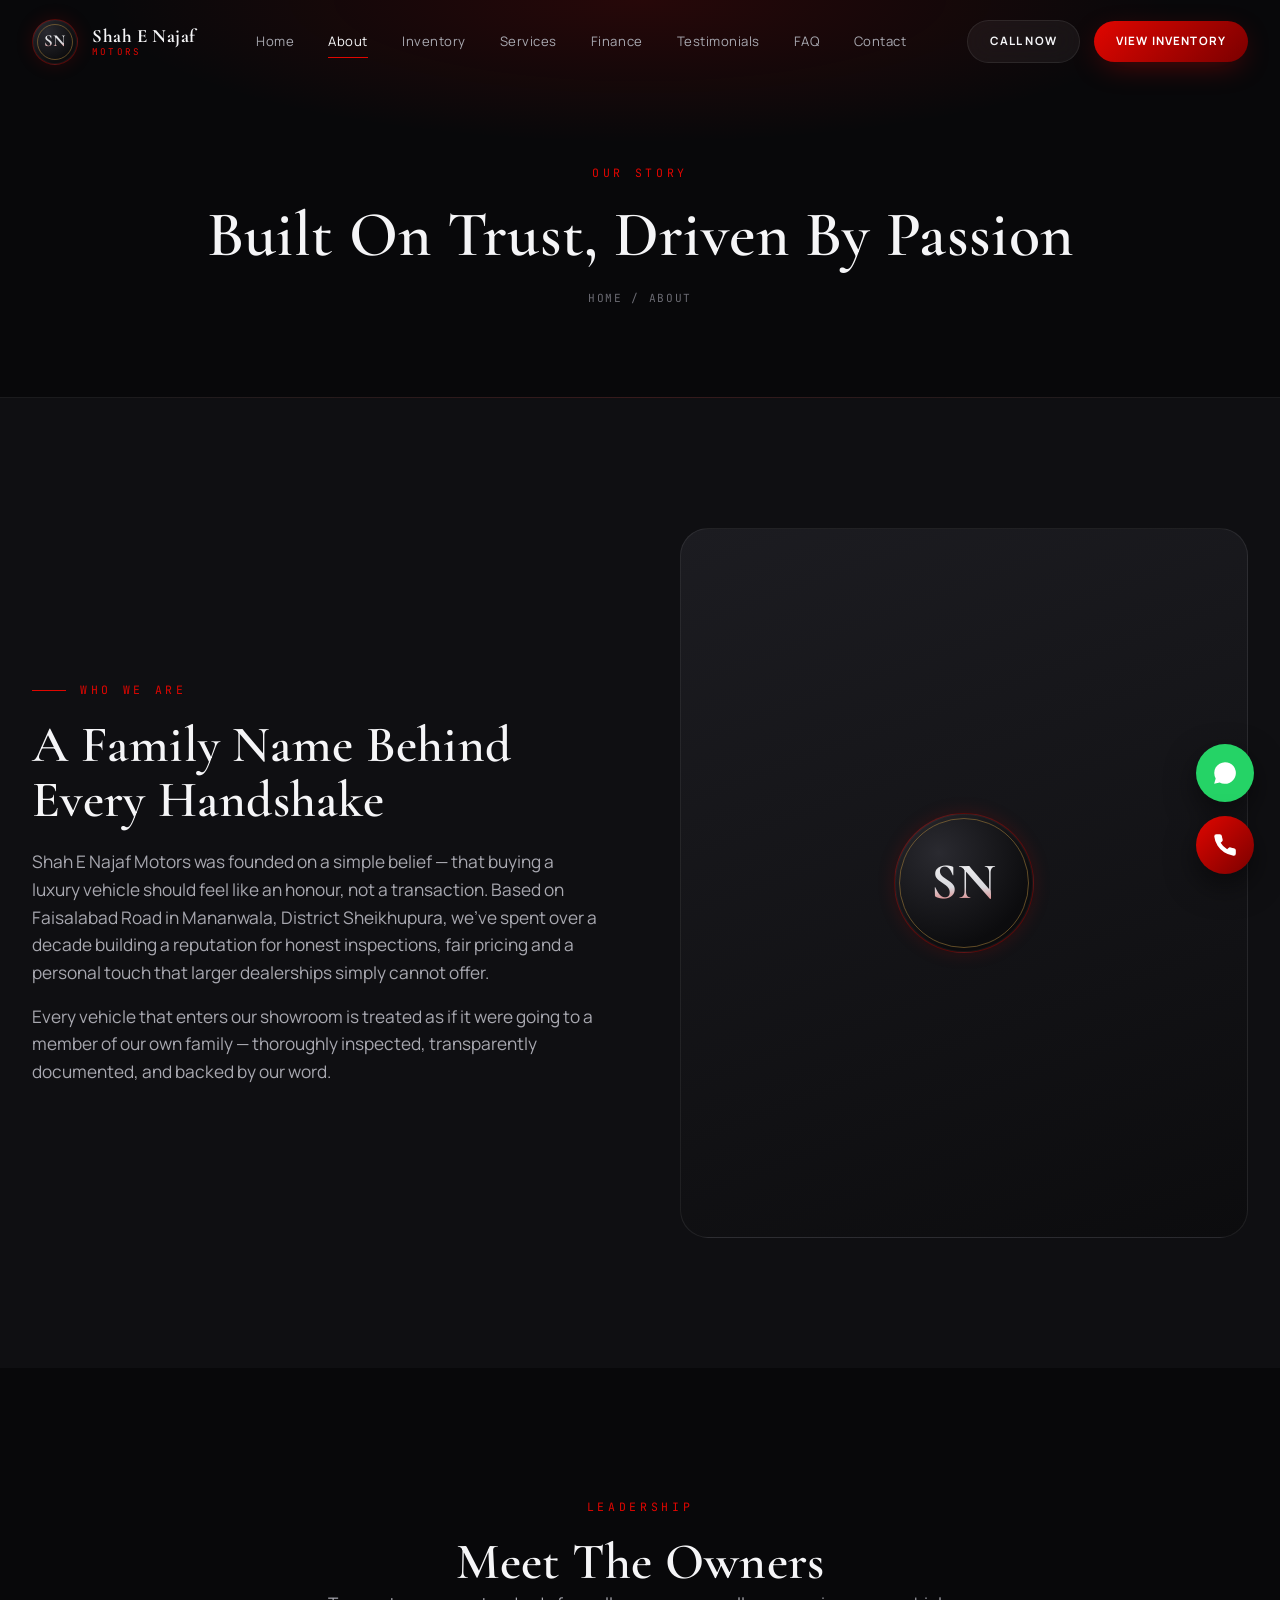
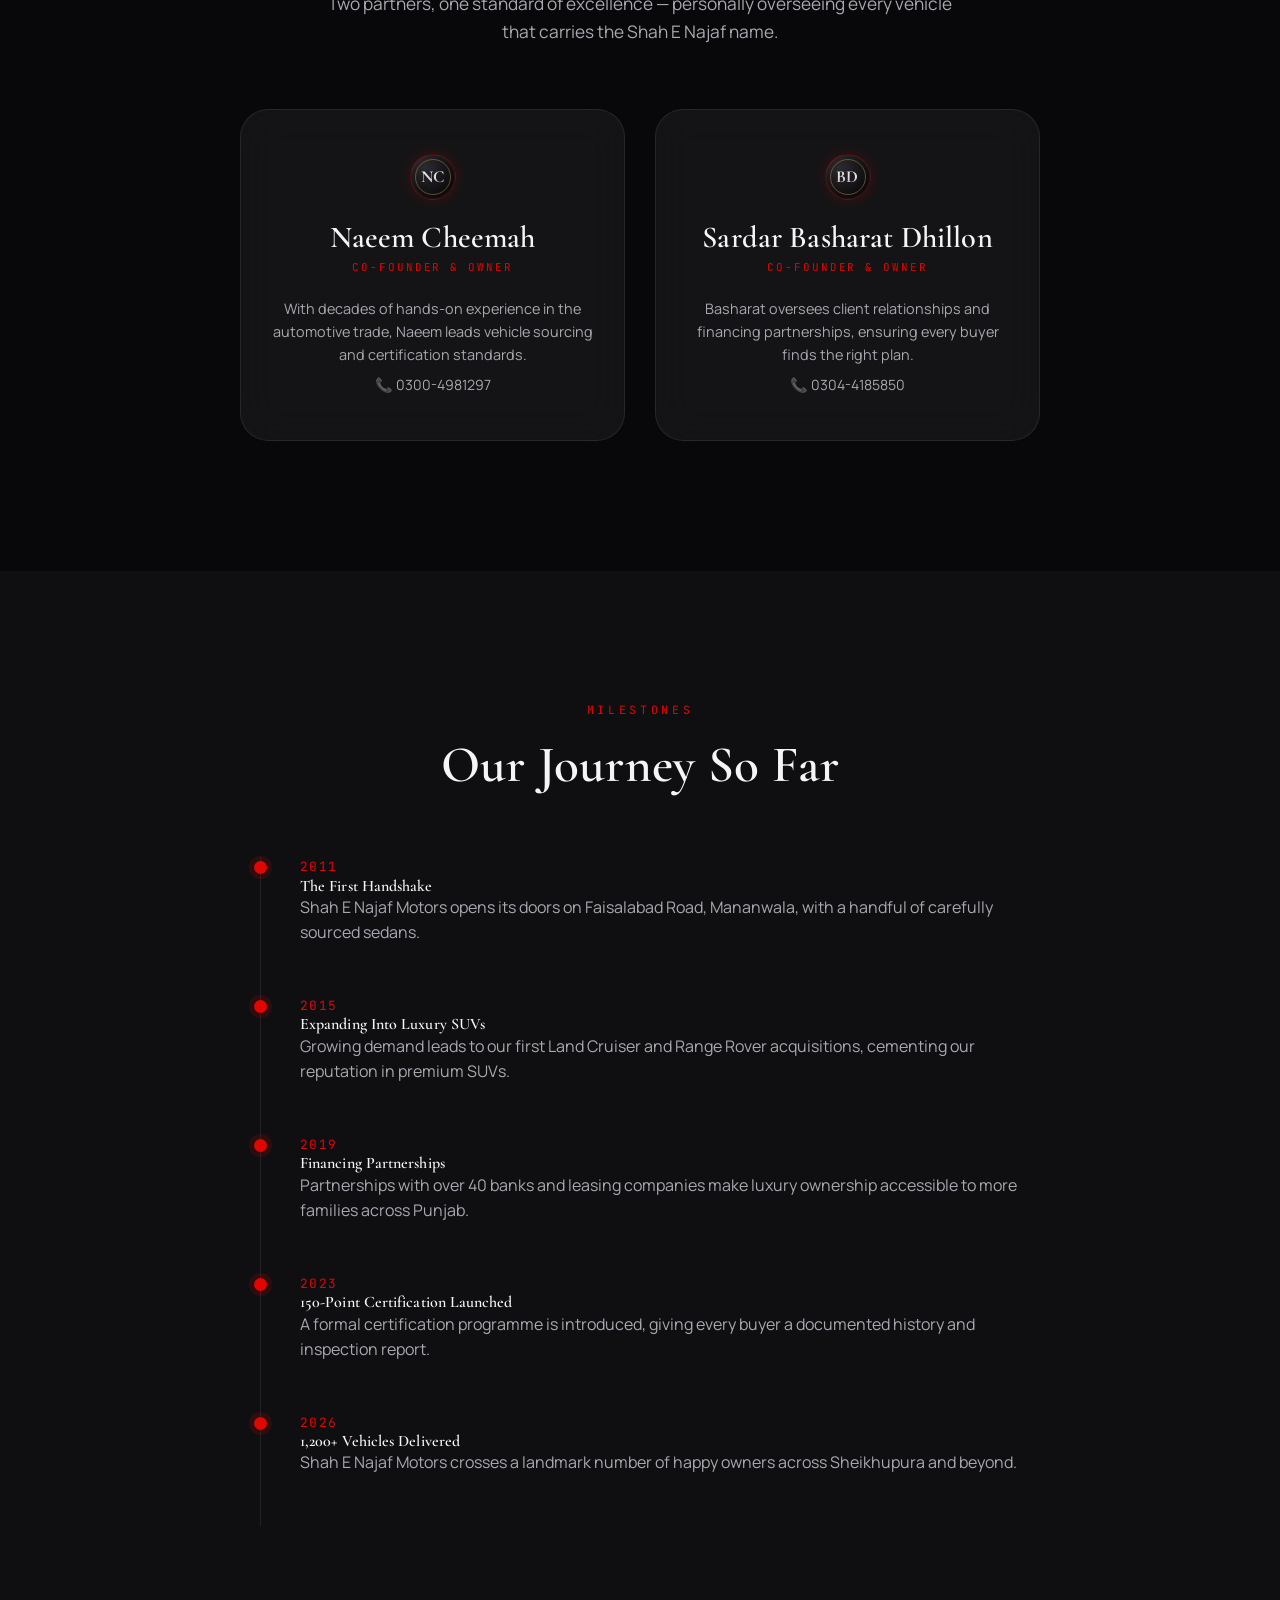
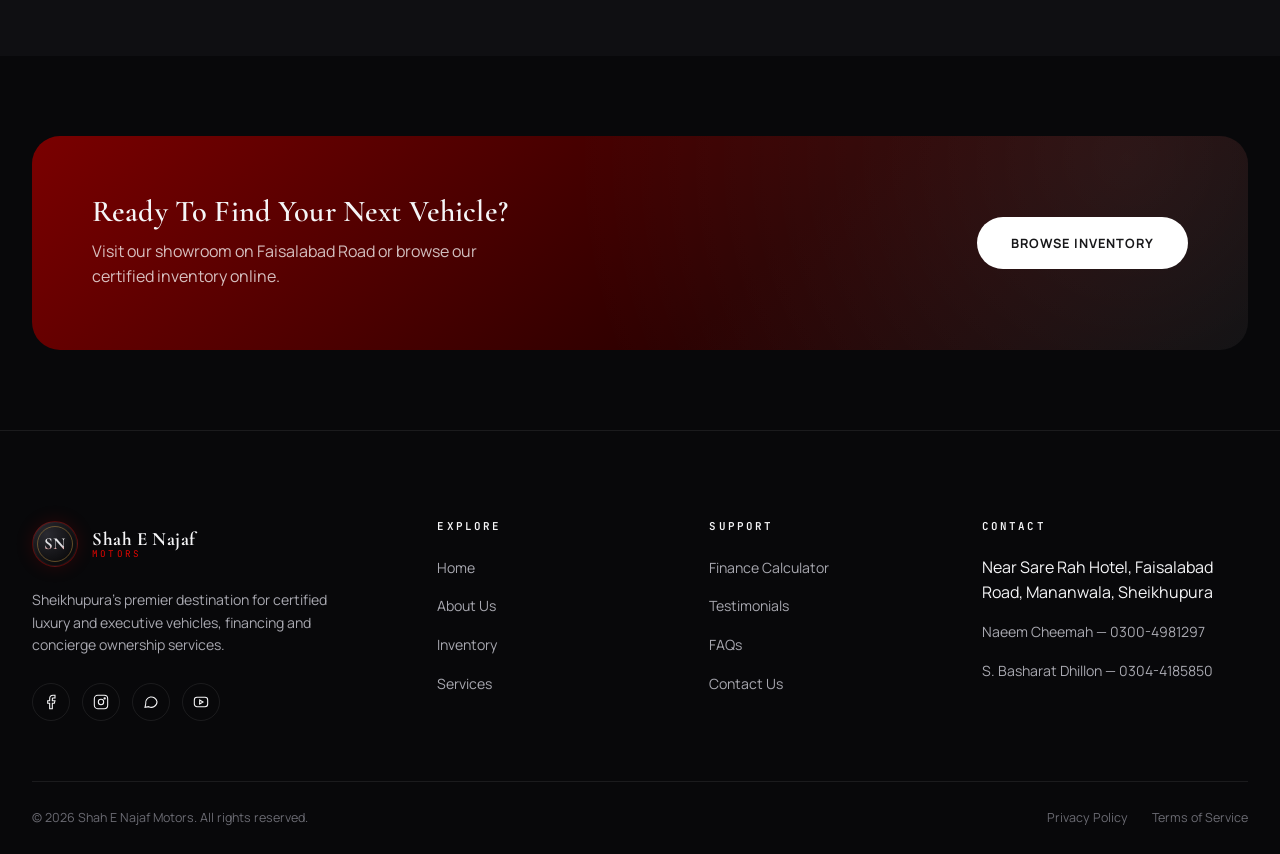
<file: about.html>
<!DOCTYPE html>
<html lang="en">
<head>
<meta charset="UTF-8">
<meta name="viewport" content="width=device-width, initial-scale=1.0">
<title>About Us | Shah E Najaf Motors</title>
<meta name="description" content="Learn the story behind Shah E Najaf Motors, a family-owned luxury car dealership on Faisalabad Road, Mananwala, led by Naeem Cheemah and Sardar Basharat Dhillon.">
<link rel="canonical" href="https://shahenajafmotors.example/about.html">
<link rel="preconnect" href="https://fonts.googleapis.com">
<link rel="preconnect" href="https://fonts.gstatic.com" crossorigin>
<link href="https://fonts.googleapis.com/css2?family=Cormorant+Garamond:wght@500;600;700&family=Manrope:wght@400;500;600;700;800&family=JetBrains+Mono:wght@400;500&display=swap" rel="stylesheet">
<link rel="stylesheet" href="style.css">
</head>
<body>
<div id="loader"><div class="crest lg loader-crest"><span>SN</span></div><div class="loader-bar"><span></span></div><div class="loader-label">Curating Excellence</div></div>

<header class="navbar">
  <div class="container nav-inner">
    <a href="index.html" class="brand"><div class="crest"><span>SN</span></div><div class="brand-text"><b>Shah E Najaf</b><small>Motors</small></div></a>
    <nav class="nav-links">
      <a href="index.html">Home</a><a href="about.html" class="active">About</a><a href="inventory.html">Inventory</a>
      <a href="services.html">Services</a><a href="finance.html">Finance</a><a href="testimonials.html">Testimonials</a>
      <a href="faq.html">FAQ</a><a href="contact.html">Contact</a>
    </nav>
    <div class="nav-cta">
      <a href="tel:+923004981297" class="btn btn-ghost btn-sm">Call Now</a>
      <a href="inventory.html" class="btn btn-primary btn-sm">View Inventory</a>
      <button class="nav-toggle" aria-label="Toggle navigation"><span></span><span></span><span></span></button>
    </div>
  </div>
</header>

<section class="page-hero">
  <div class="container">
    <span class="eyebrow">Our Story</span>
    <h1 style="font-size:clamp(2.4rem,5vw,4rem);">Built On Trust, Driven By Passion</h1>
    <p class="breadcrumb"><a href="index.html">Home</a> / About</p>
  </div>
</section>

<section class="section">
  <div class="container">
    <div class="why-wrap">
      <div class="reveal">
        <span class="eyebrow">Who We Are</span>
        <h2>A Family Name Behind Every Handshake</h2>
        <p class="lead" style="margin-top:20px;">Shah E Najaf Motors was founded on a simple belief — that buying a luxury vehicle should feel like an honour, not a transaction. Based on Faisalabad Road in Mananwala, District Sheikhupura, we've spent over a decade building a reputation for honest inspections, fair pricing and a personal touch that larger dealerships simply cannot offer.</p>
        <p class="lead" style="margin-top:16px;">Every vehicle that enters our showroom is treated as if it were going to a member of our own family — thoroughly inspected, transparently documented, and backed by our word.</p>
      </div>
      <div class="why-visual reveal"><div class="crest"><span>SN</span></div></div>
    </div>
  </div>
</section>

<section class="section bg-void">
  <div class="container">
    <div class="section-head center reveal" style="margin-left:auto;margin-right:auto;">
      <span class="eyebrow">Leadership</span>
      <h2>Meet The Owners</h2>
      <p class="lead" style="margin:0 auto;">Two partners, one standard of excellence — personally overseeing every vehicle that carries the Shah E Najaf name.</p>
    </div>
    <div class="car-grid" style="grid-template-columns:repeat(2,1fr);max-width:800px;margin:0 auto;">
      <div class="glass-card owner-card reveal">
        <div class="crest"><span>NC</span></div>
        <h3>Naeem Cheemah</h3>
        <div class="role">Co-Founder & Owner</div>
        <p class="text-muted" style="font-size:.9rem;">With decades of hands-on experience in the automotive trade, Naeem leads vehicle sourcing and certification standards.</p>
        <a href="tel:+923004981297">📞 0300-4981297</a>
      </div>
      <div class="glass-card owner-card reveal">
        <div class="crest"><span>BD</span></div>
        <h3>Sardar Basharat Dhillon</h3>
        <div class="role">Co-Founder & Owner</div>
        <p class="text-muted" style="font-size:.9rem;">Basharat oversees client relationships and financing partnerships, ensuring every buyer finds the right plan.</p>
        <a href="tel:+923044185850">📞 0304-4185850</a>
      </div>
    </div>
  </div>
</section>

<section class="section">
  <div class="container">
    <div class="section-head center reveal" style="margin-left:auto;margin-right:auto;">
      <span class="eyebrow">Milestones</span>
      <h2>Our Journey So Far</h2>
    </div>
    <div class="timeline">
      <div class="tl-item reveal"><div class="yr">2011</div><h4>The First Handshake</h4><p class="text-muted">Shah E Najaf Motors opens its doors on Faisalabad Road, Mananwala, with a handful of carefully sourced sedans.</p></div>
      <div class="tl-item reveal"><div class="yr">2015</div><h4>Expanding Into Luxury SUVs</h4><p class="text-muted">Growing demand leads to our first Land Cruiser and Range Rover acquisitions, cementing our reputation in premium SUVs.</p></div>
      <div class="tl-item reveal"><div class="yr">2019</div><h4>Financing Partnerships</h4><p class="text-muted">Partnerships with over 40 banks and leasing companies make luxury ownership accessible to more families across Punjab.</p></div>
      <div class="tl-item reveal"><div class="yr">2023</div><h4>150-Point Certification Launched</h4><p class="text-muted">A formal certification programme is introduced, giving every buyer a documented history and inspection report.</p></div>
      <div class="tl-item reveal"><div class="yr">2026</div><h4>1,200+ Vehicles Delivered</h4><p class="text-muted">Shah E Najaf Motors crosses a landmark number of happy owners across Sheikhupura and beyond.</p></div>
    </div>
  </div>
</section>

<section class="section-tight bg-void">
  <div class="container">
    <div class="newsletter reveal">
      <div><h3 style="margin-bottom:10px;">Ready To Find Your Next Vehicle?</h3><p style="color:rgba(255,255,255,.75);max-width:44ch;">Visit our showroom on Faisalabad Road or browse our certified inventory online.</p></div>
      <a href="inventory.html" class="btn" style="background:#fff;color:var(--c-void);padding:16px 34px;border-radius:999px;font-weight:700;letter-spacing:.08em;text-transform:uppercase;font-size:.8rem;">Browse Inventory</a>
    </div>
  </div>
</section>

<footer>
  <div class="container">
    <div class="footer-grid">
      <div class="footer-brand">
        <div class="brand"><div class="crest"><span>SN</span></div><div class="brand-text"><b>Shah E Najaf</b><small>Motors</small></div></div>
        <p>Sheikhupura's premier destination for certified luxury and executive vehicles, financing and concierge ownership services.</p>
        <div class="social-row">
          <a href="#" aria-label="Facebook"><svg viewBox="0 0 24 24" fill="none" stroke-width="1.6"><path d="M18 2h-3a5 5 0 00-5 5v3H7v4h3v8h4v-8h3l1-4h-4V7a1 1 0 011-1h3z"/></svg></a>
          <a href="#" aria-label="Instagram"><svg viewBox="0 0 24 24" fill="none" stroke-width="1.6"><rect x="2" y="2" width="20" height="20" rx="5"/><circle cx="12" cy="12" r="4"/><circle cx="17.5" cy="6.5" r="1"/></svg></a>
          <a href="https://wa.me/923004981297" aria-label="WhatsApp"><svg viewBox="0 0 24 24" fill="none" stroke-width="1.6"><path d="M21 11.5a8.5 8.5 0 01-12.4 7.5L3 20l1.1-5.4A8.5 8.5 0 1121 11.5z"/></svg></a>
          <a href="#" aria-label="YouTube"><svg viewBox="0 0 24 24" fill="none" stroke-width="1.6"><rect x="2" y="5" width="20" height="14" rx="4"/><path d="M10 9l5 3-5 3z"/></svg></a>
        </div>
      </div>
      <div class="footer-col"><h4>Explore</h4><ul><li><a href="index.html">Home</a></li><li><a href="about.html">About Us</a></li><li><a href="inventory.html">Inventory</a></li><li><a href="services.html">Services</a></li></ul></div>
      <div class="footer-col"><h4>Support</h4><ul><li><a href="finance.html">Finance Calculator</a></li><li><a href="testimonials.html">Testimonials</a></li><li><a href="faq.html">FAQs</a></li><li><a href="contact.html">Contact Us</a></li></ul></div>
      <div class="footer-col"><h4>Contact</h4><ul><li>Near Sare Rah Hotel, Faisalabad Road, Mananwala, Sheikhupura</li><li><a href="tel:+923004981297">Naeem Cheemah — 0300-4981297</a></li><li><a href="tel:+923044185850">S. Basharat Dhillon — 0304-4185850</a></li></ul></div>
    </div>
    <div class="footer-bottom"><p>© 2026 Shah E Najaf Motors. All rights reserved.</p><div class="footer-bottom-links"><a href="#">Privacy Policy</a><a href="#">Terms of Service</a></div></div>
  </div>
</footer>

<div class="float-stack">
  <a class="float-btn whatsapp" href="https://wa.me/923004981297" target="_blank" rel="noopener" aria-label="Chat on WhatsApp"><svg viewBox="0 0 24 24"><path d="M17 14.5c-.3-.2-1.8-.9-2.1-1s-.5-.1-.7.1-.8 1-.9 1.2-.3.2-.6.1a7 7 0 01-3.5-3.1c-.3-.5.3-.5.7-1.5.1-.2 0-.4 0-.5L9 7.9c-.2-.5-.4-.4-.6-.4h-.5a1 1 0 00-.7.3 3 3 0 00-1 2.3c0 1.3 1 2.6 1.1 2.8.1.2 2 3.1 4.8 4.3.7.3 1.2.5 1.6.6.7.2 1.3.2 1.8.1.5-.1 1.7-.7 1.9-1.3.2-.7.2-1.2.2-1.3s-.2-.2-.5-.3z"/><path d="M12 2a10 10 0 00-8.6 15L2 22l5.1-1.3A10 10 0 1012 2z"/></svg></a>
  <a class="float-btn call" href="tel:+923004981297" aria-label="Call Now"><svg viewBox="0 0 24 24"><path d="M22 16.9v3a2 2 0 01-2.2 2 19.8 19.8 0 01-8.6-3.1 19.5 19.5 0 01-6-6 19.8 19.8 0 01-3.1-8.7A2 2 0 014.1 2h3a2 2 0 012 1.7c.1 1 .3 2 .7 3a2 2 0 01-.5 2.1L8 10a16 16 0 006 6l1.2-1.3a2 2 0 012.1-.5c1 .4 2 .6 3 .7a2 2 0 011.7 2z"/></svg></a>
</div>
<button class="back-top" id="backTop" aria-label="Back to top"><svg viewBox="0 0 24 24" fill="none" stroke-width="2"><path d="M12 19V5M5 12l7-7 7 7"/></svg></button>

<script src="script.js"></script>
</body>
</html>
</file>
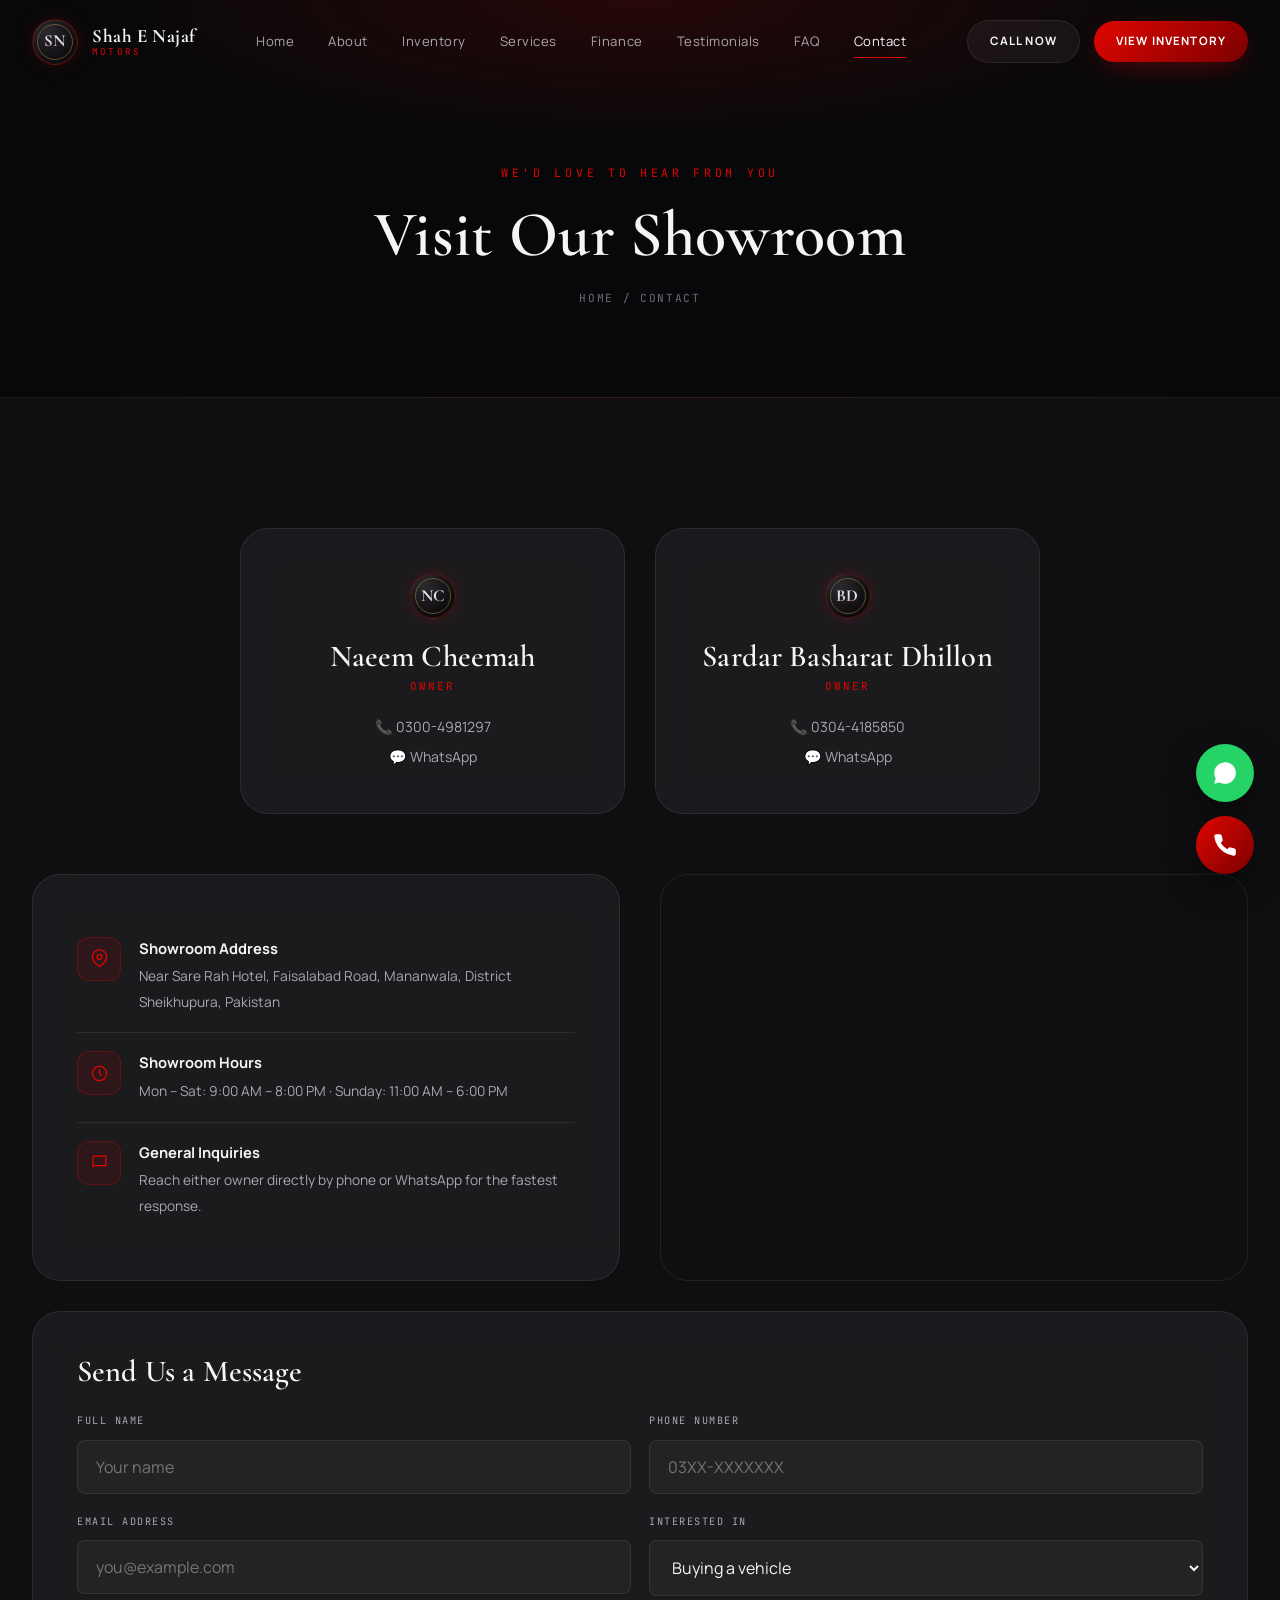
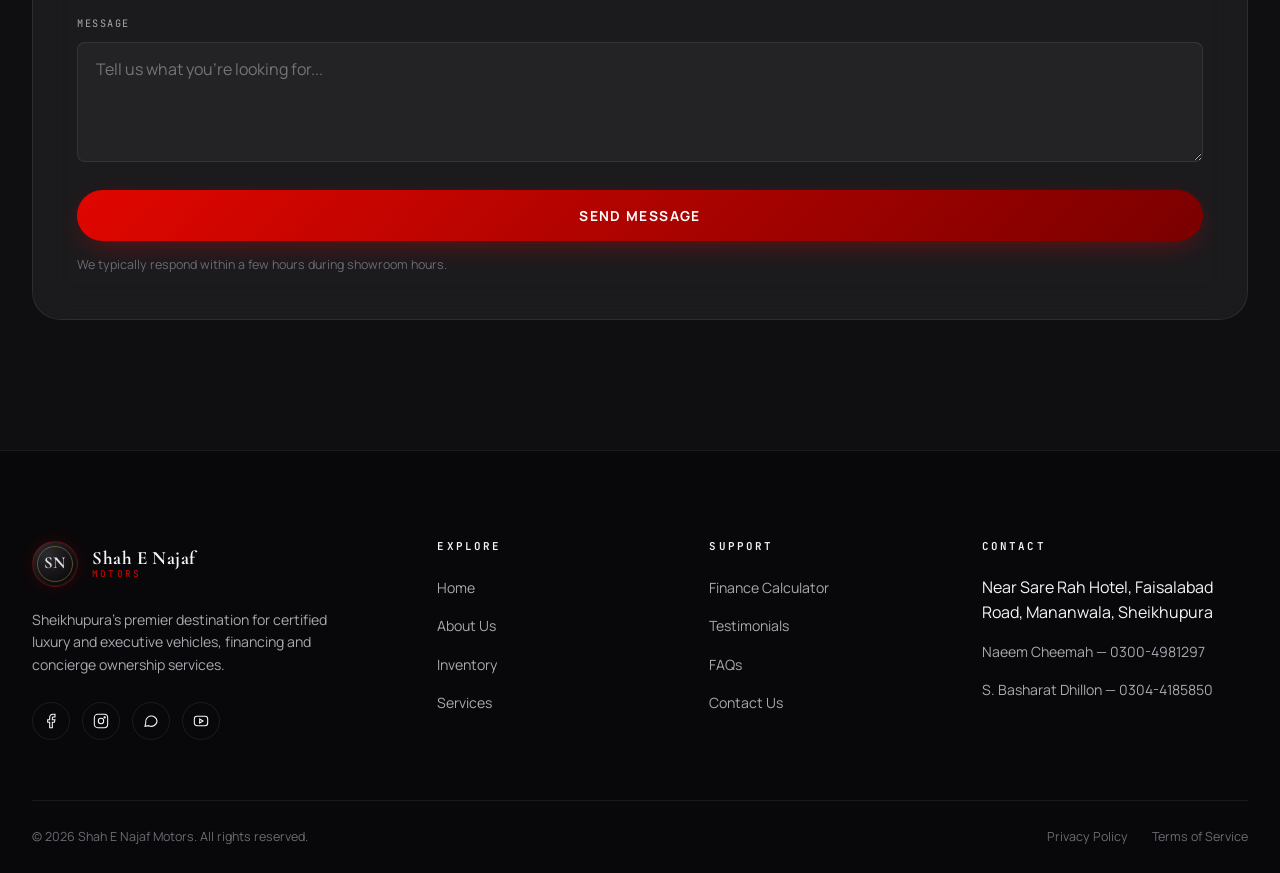
<file: contact.html>
<!DOCTYPE html>
<html lang="en">
<head>
<meta charset="UTF-8">
<meta name="viewport" content="width=device-width, initial-scale=1.0">
<title>Contact Us | Shah E Najaf Motors</title>
<meta name="description" content="Contact Shah E Najaf Motors — Near Sare Rah Hotel, Faisalabad Road, Mananwala, District Sheikhupura. Call Naeem Cheemah at 0300-4981297 or Sardar Basharat Dhillon at 0304-4185850.">
<link rel="canonical" href="https://shahenajafmotors.example/contact.html">
<link rel="preconnect" href="https://fonts.googleapis.com">
<link rel="preconnect" href="https://fonts.gstatic.com" crossorigin>
<link href="https://fonts.googleapis.com/css2?family=Cormorant+Garamond:wght@500;600;700&family=Manrope:wght@400;500;600;700;800&family=JetBrains+Mono:wght@400;500&display=swap" rel="stylesheet">
<link rel="stylesheet" href="style.css">
</head>
<body>
<div id="loader"><div class="crest lg loader-crest"><span>SN</span></div><div class="loader-bar"><span></span></div><div class="loader-label">Curating Excellence</div></div>

<header class="navbar">
  <div class="container nav-inner">
    <a href="index.html" class="brand"><div class="crest"><span>SN</span></div><div class="brand-text"><b>Shah E Najaf</b><small>Motors</small></div></a>
    <nav class="nav-links">
      <a href="index.html">Home</a><a href="about.html">About</a><a href="inventory.html">Inventory</a>
      <a href="services.html">Services</a><a href="finance.html">Finance</a><a href="testimonials.html">Testimonials</a>
      <a href="faq.html">FAQ</a><a href="contact.html" class="active">Contact</a>
    </nav>
    <div class="nav-cta">
      <a href="tel:+923004981297" class="btn btn-ghost btn-sm">Call Now</a>
      <a href="inventory.html" class="btn btn-primary btn-sm">View Inventory</a>
      <button class="nav-toggle" aria-label="Toggle navigation"><span></span><span></span><span></span></button>
    </div>
  </div>
</header>

<section class="page-hero">
  <div class="container">
    <span class="eyebrow">We'd Love To Hear From You</span>
    <h1 style="font-size:clamp(2.4rem,5vw,4rem);">Visit Our Showroom</h1>
    <p class="breadcrumb"><a href="index.html">Home</a> / Contact</p>
  </div>
</section>

<section class="section">
  <div class="container">
    <div class="car-grid" style="grid-template-columns:repeat(2,1fr);max-width:800px;margin:0 auto 60px;">
      <div class="glass-card owner-card reveal">
        <div class="crest"><span>NC</span></div>
        <h3>Naeem Cheemah</h3>
        <div class="role">Owner</div>
        <a href="tel:+923004981297">📞 0300-4981297</a>
        <a href="https://wa.me/923004981297" target="_blank" rel="noopener">💬 WhatsApp</a>
      </div>
      <div class="glass-card owner-card reveal">
        <div class="crest"><span>BD</span></div>
        <h3>Sardar Basharat Dhillon</h3>
        <div class="role">Owner</div>
        <a href="tel:+923044185850">📞 0304-4185850</a>
        <a href="https://wa.me/923044185850" target="_blank" rel="noopener">💬 WhatsApp</a>
      </div>
    </div>

    <div class="contact-wrap">
      <div class="glass-card contact-card reveal">
        <div class="info-row">
          <div class="info-icon"><svg viewBox="0 0 24 24" fill="none" stroke-width="1.6"><path d="M21 10c0 7-9 12-9 12S3 17 3 10a9 9 0 0118 0z"/><circle cx="12" cy="10" r="3"/></svg></div>
          <div><b>Showroom Address</b><span>Near Sare Rah Hotel, Faisalabad Road, Mananwala, District Sheikhupura, Pakistan</span></div>
        </div>
        <div class="info-row">
          <div class="info-icon"><svg viewBox="0 0 24 24" fill="none" stroke-width="1.6"><circle cx="12" cy="12" r="9"/><path d="M12 7v5l3 3"/></svg></div>
          <div><b>Showroom Hours</b><span>Mon – Sat: 9:00 AM – 8:00 PM · Sunday: 11:00 AM – 6:00 PM</span></div>
        </div>
        <div class="info-row">
          <div class="info-icon"><svg viewBox="0 0 24 24" fill="none" stroke-width="1.6"><path d="M4 4h16v12H5.17L4 17.17z"/></svg></div>
          <div><b>General Inquiries</b><span>Reach either owner directly by phone or WhatsApp for the fastest response.</span></div>
        </div>
      </div>
      <div class="map-frame reveal">
        <iframe src="https://www.google.com/maps?q=Faisalabad+Road,+Mananwala,+Sheikhupura,+Pakistan&output=embed" loading="lazy" referrerpolicy="no-referrer-when-downgrade" title="Shah E Najaf Motors Location"></iframe>
      </div>
    </div>

    <div class="glass-card contact-card reveal" style="margin-top:30px;">
      <h3 style="margin-bottom:24px;">Send Us a Message</h3>
      <form id="contactForm">
        <div class="form-row">
          <div class="form-field"><label>Full Name</label><input type="text" required placeholder="Your name"></div>
          <div class="form-field"><label>Phone Number</label><input type="tel" required placeholder="03XX-XXXXXXX"></div>
        </div>
        <div class="form-row">
          <div class="form-field"><label>Email Address</label><input type="email" placeholder="you@example.com"></div>
          <div class="form-field"><label>Interested In</label>
            <select>
              <option>Buying a vehicle</option>
              <option>Selling / Trade-in</option>
              <option>Financing options</option>
              <option>General inquiry</option>
            </select>
          </div>
        </div>
        <div class="form-field"><label>Message</label><textarea required placeholder="Tell us what you're looking for..."></textarea></div>
        <button type="submit" class="btn btn-primary btn-block">Send Message</button>
        <p class="form-note">We typically respond within a few hours during showroom hours.</p>
      </form>
      <div class="form-success" id="contactSuccess">
        <svg viewBox="0 0 24 24" fill="none" stroke-width="1.6"><path d="M9 12l2 2 4-4"/><circle cx="12" cy="12" r="9"/></svg>
        <h3>Message Sent</h3>
        <p class="text-muted">Thank you — a member of our team will contact you shortly.</p>
      </div>
    </div>
  </div>
</section>

<footer>
  <div class="container">
    <div class="footer-grid">
      <div class="footer-brand">
        <div class="brand"><div class="crest"><span>SN</span></div><div class="brand-text"><b>Shah E Najaf</b><small>Motors</small></div></div>
        <p>Sheikhupura's premier destination for certified luxury and executive vehicles, financing and concierge ownership services.</p>
        <div class="social-row">
          <a href="#" aria-label="Facebook"><svg viewBox="0 0 24 24" fill="none" stroke-width="1.6"><path d="M18 2h-3a5 5 0 00-5 5v3H7v4h3v8h4v-8h3l1-4h-4V7a1 1 0 011-1h3z"/></svg></a>
          <a href="#" aria-label="Instagram"><svg viewBox="0 0 24 24" fill="none" stroke-width="1.6"><rect x="2" y="2" width="20" height="20" rx="5"/><circle cx="12" cy="12" r="4"/><circle cx="17.5" cy="6.5" r="1"/></svg></a>
          <a href="https://wa.me/923004981297" aria-label="WhatsApp"><svg viewBox="0 0 24 24" fill="none" stroke-width="1.6"><path d="M21 11.5a8.5 8.5 0 01-12.4 7.5L3 20l1.1-5.4A8.5 8.5 0 1121 11.5z"/></svg></a>
          <a href="#" aria-label="YouTube"><svg viewBox="0 0 24 24" fill="none" stroke-width="1.6"><rect x="2" y="5" width="20" height="14" rx="4"/><path d="M10 9l5 3-5 3z"/></svg></a>
        </div>
      </div>
      <div class="footer-col"><h4>Explore</h4><ul><li><a href="index.html">Home</a></li><li><a href="about.html">About Us</a></li><li><a href="inventory.html">Inventory</a></li><li><a href="services.html">Services</a></li></ul></div>
      <div class="footer-col"><h4>Support</h4><ul><li><a href="finance.html">Finance Calculator</a></li><li><a href="testimonials.html">Testimonials</a></li><li><a href="faq.html">FAQs</a></li><li><a href="contact.html">Contact Us</a></li></ul></div>
      <div class="footer-col"><h4>Contact</h4><ul><li>Near Sare Rah Hotel, Faisalabad Road, Mananwala, Sheikhupura</li><li><a href="tel:+923004981297">Naeem Cheemah — 0300-4981297</a></li><li><a href="tel:+923044185850">S. Basharat Dhillon — 0304-4185850</a></li></ul></div>
    </div>
    <div class="footer-bottom"><p>© 2026 Shah E Najaf Motors. All rights reserved.</p><div class="footer-bottom-links"><a href="#">Privacy Policy</a><a href="#">Terms of Service</a></div></div>
  </div>
</footer>

<div class="float-stack">
  <a class="float-btn whatsapp" href="https://wa.me/923004981297" target="_blank" rel="noopener" aria-label="Chat on WhatsApp"><svg viewBox="0 0 24 24"><path d="M17 14.5c-.3-.2-1.8-.9-2.1-1s-.5-.1-.7.1-.8 1-.9 1.2-.3.2-.6.1a7 7 0 01-3.5-3.1c-.3-.5.3-.5.7-1.5.1-.2 0-.4 0-.5L9 7.9c-.2-.5-.4-.4-.6-.4h-.5a1 1 0 00-.7.3 3 3 0 00-1 2.3c0 1.3 1 2.6 1.1 2.8.1.2 2 3.1 4.8 4.3.7.3 1.2.5 1.6.6.7.2 1.3.2 1.8.1.5-.1 1.7-.7 1.9-1.3.2-.7.2-1.2.2-1.3s-.2-.2-.5-.3z"/><path d="M12 2a10 10 0 00-8.6 15L2 22l5.1-1.3A10 10 0 1012 2z"/></svg></a>
  <a class="float-btn call" href="tel:+923004981297" aria-label="Call Now"><svg viewBox="0 0 24 24"><path d="M22 16.9v3a2 2 0 01-2.2 2 19.8 19.8 0 01-8.6-3.1 19.5 19.5 0 01-6-6 19.8 19.8 0 01-3.1-8.7A2 2 0 014.1 2h3a2 2 0 012 1.7c.1 1 .3 2 .7 3a2 2 0 01-.5 2.1L8 10a16 16 0 006 6l1.2-1.3a2 2 0 012.1-.5c1 .4 2 .6 3 .7a2 2 0 011.7 2z"/></svg></a>
</div>
<button class="back-top" id="backTop" aria-label="Back to top"><svg viewBox="0 0 24 24" fill="none" stroke-width="2"><path d="M12 19V5M5 12l7-7 7 7"/></svg></button>

<script src="script.js"></script>
</body>
</html>
</file>
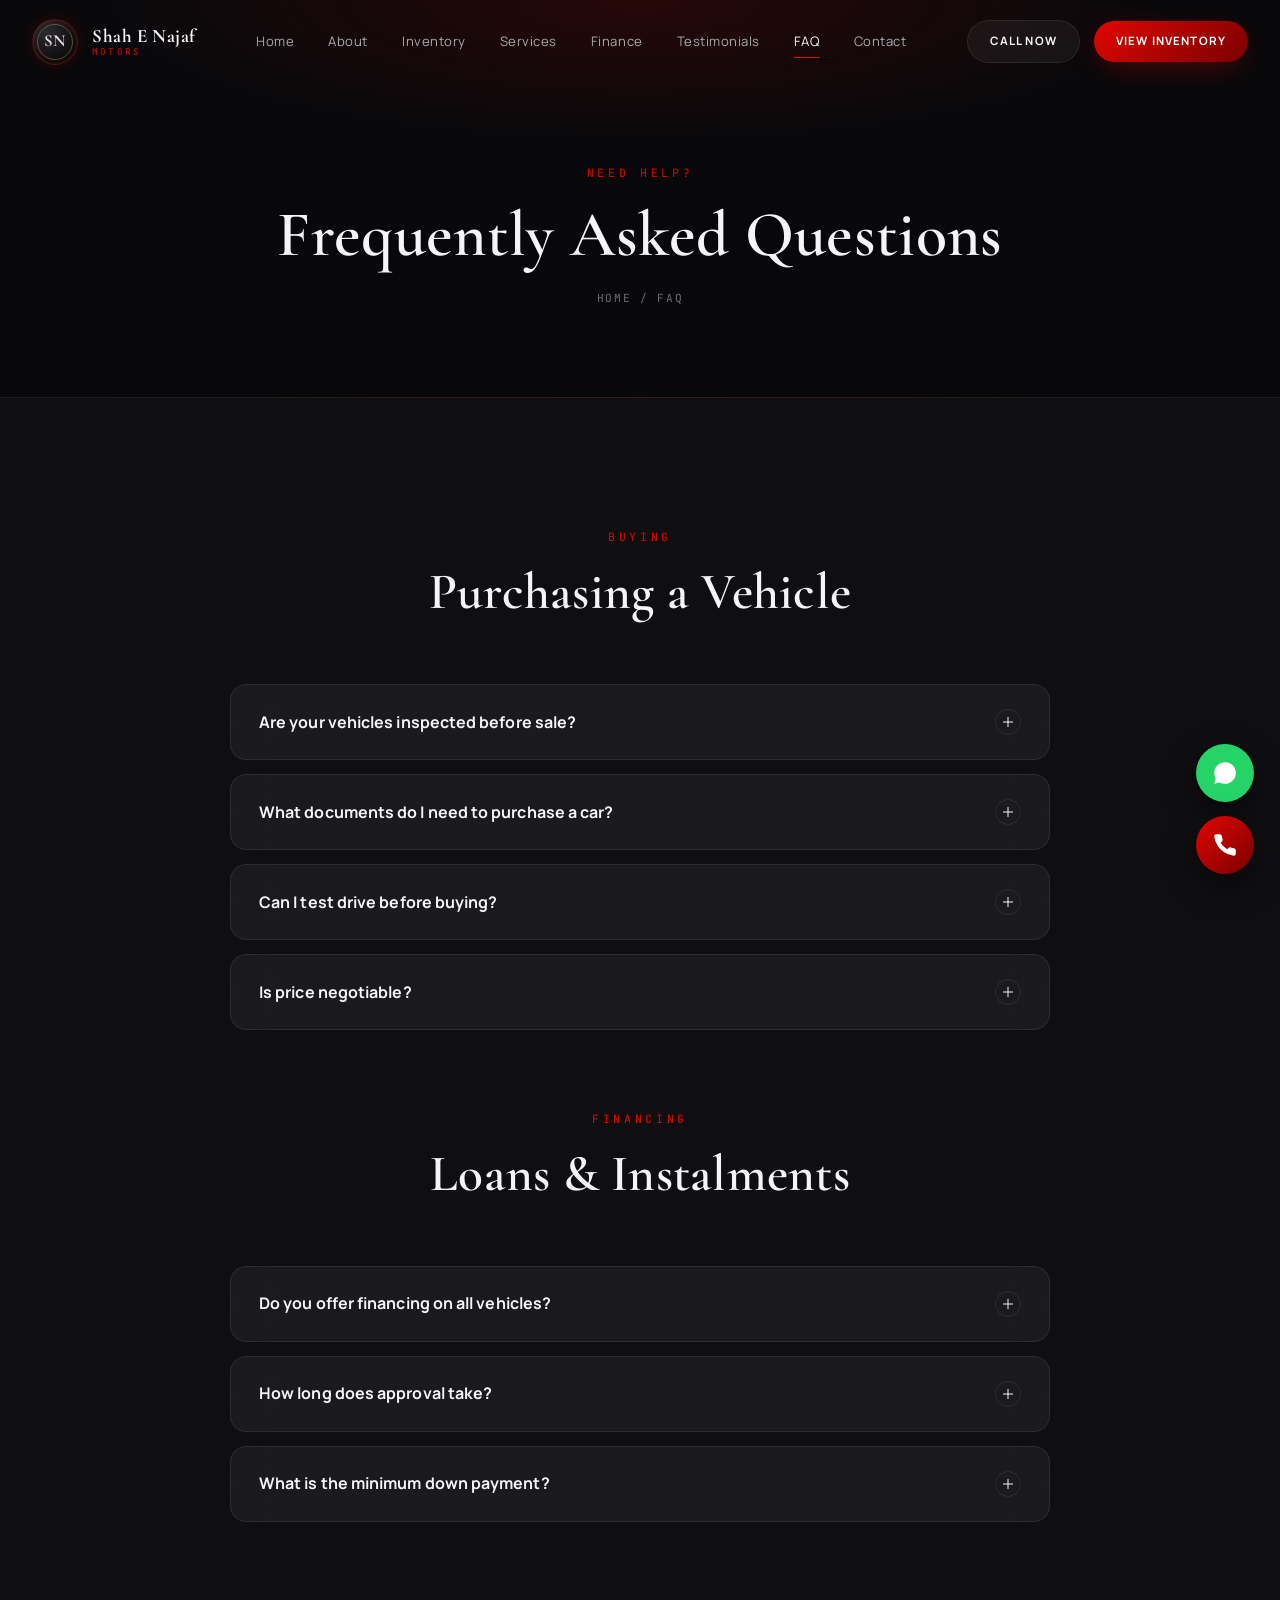
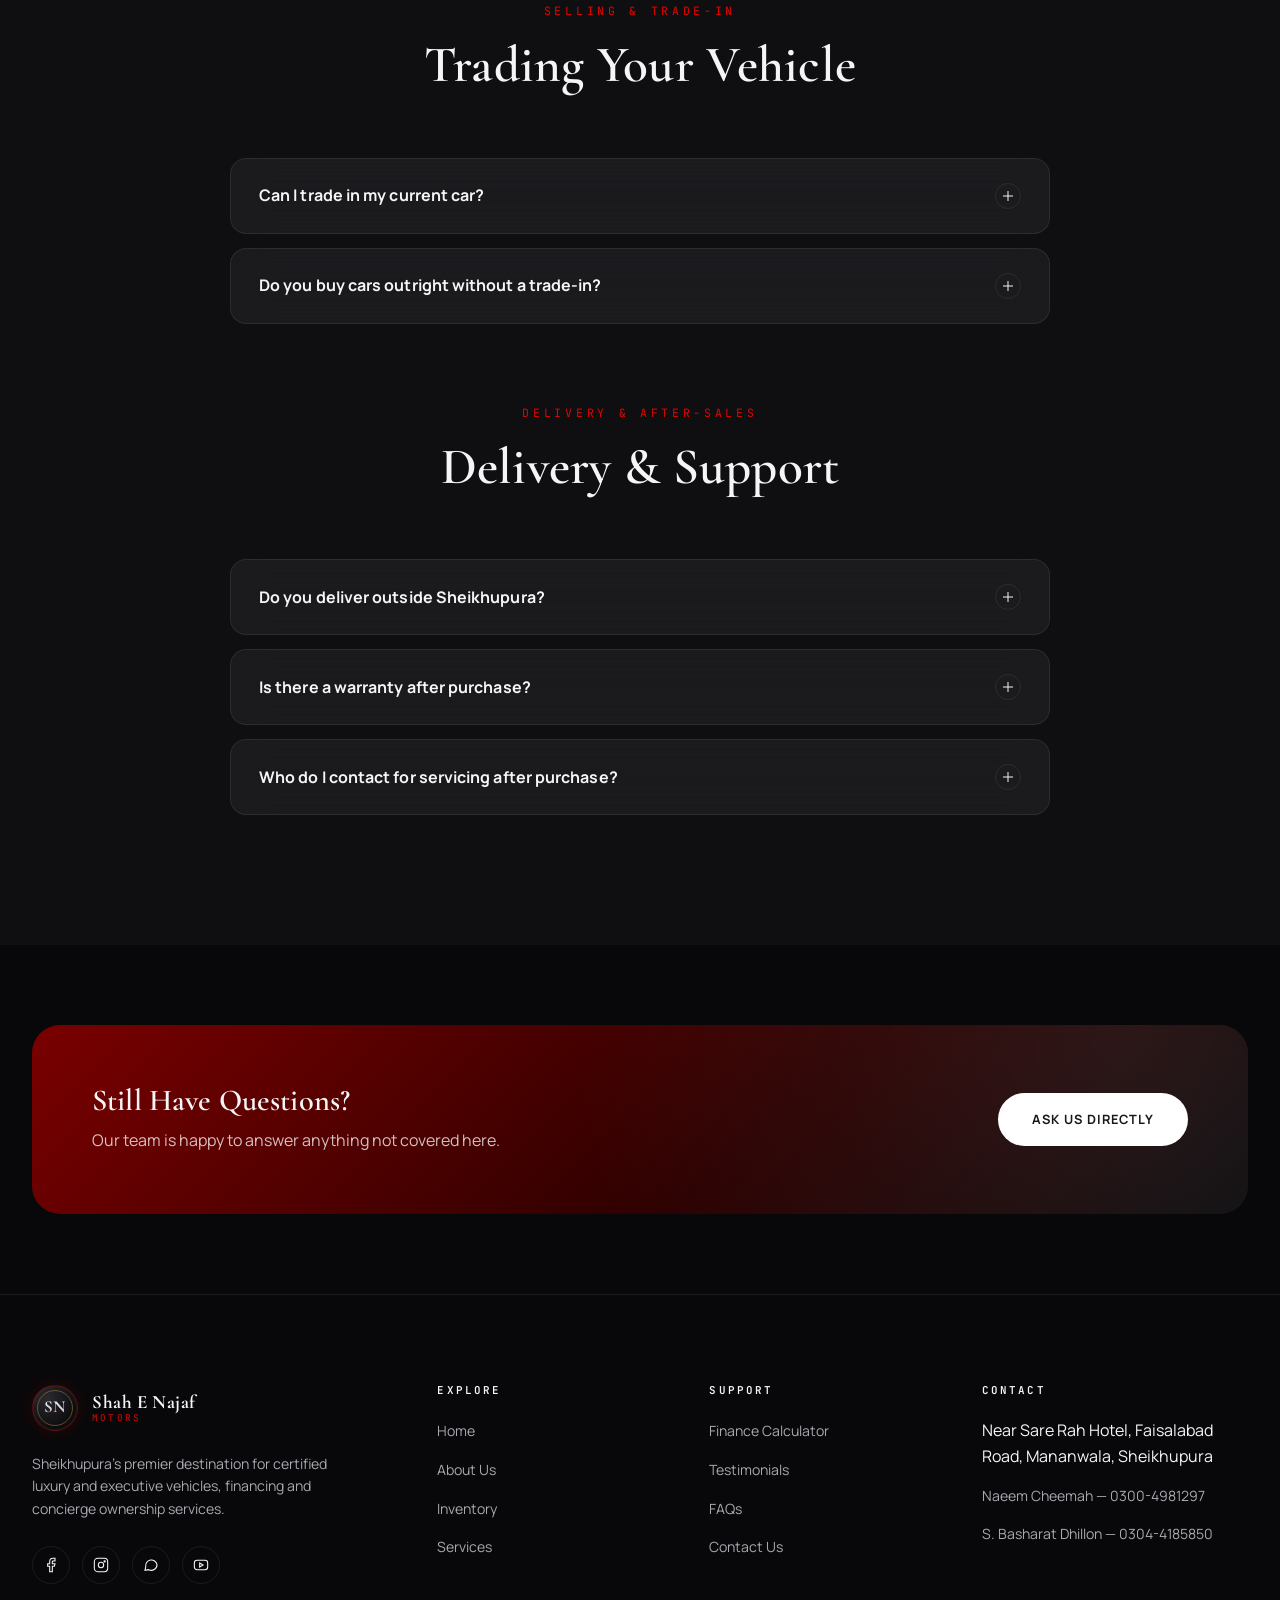
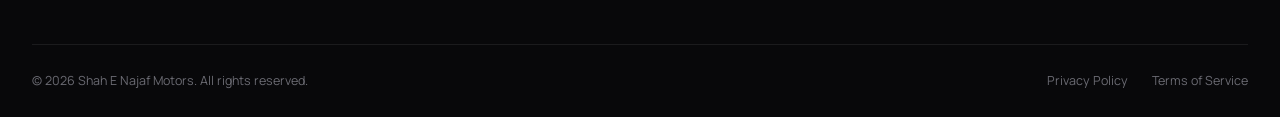
<file: faq.html>
<!DOCTYPE html>
<html lang="en">
<head>
<meta charset="UTF-8">
<meta name="viewport" content="width=device-width, initial-scale=1.0">
<title>FAQ | Shah E Najaf Motors</title>
<meta name="description" content="Answers to common questions about buying, selling, financing and servicing vehicles at Shah E Najaf Motors, Faisalabad Road, Mananwala.">
<link rel="canonical" href="https://shahenajafmotors.example/faq.html">
<link rel="preconnect" href="https://fonts.googleapis.com">
<link rel="preconnect" href="https://fonts.gstatic.com" crossorigin>
<link href="https://fonts.googleapis.com/css2?family=Cormorant+Garamond:wght@500;600;700&family=Manrope:wght@400;500;600;700;800&family=JetBrains+Mono:wght@400;500&display=swap" rel="stylesheet">
<link rel="stylesheet" href="style.css">
</head>
<body>
<div id="loader"><div class="crest lg loader-crest"><span>SN</span></div><div class="loader-bar"><span></span></div><div class="loader-label">Curating Excellence</div></div>

<header class="navbar">
  <div class="container nav-inner">
    <a href="index.html" class="brand"><div class="crest"><span>SN</span></div><div class="brand-text"><b>Shah E Najaf</b><small>Motors</small></div></a>
    <nav class="nav-links">
      <a href="index.html">Home</a><a href="about.html">About</a><a href="inventory.html">Inventory</a>
      <a href="services.html">Services</a><a href="finance.html">Finance</a><a href="testimonials.html">Testimonials</a>
      <a href="faq.html" class="active">FAQ</a><a href="contact.html">Contact</a>
    </nav>
    <div class="nav-cta">
      <a href="tel:+923004981297" class="btn btn-ghost btn-sm">Call Now</a>
      <a href="inventory.html" class="btn btn-primary btn-sm">View Inventory</a>
      <button class="nav-toggle" aria-label="Toggle navigation"><span></span><span></span><span></span></button>
    </div>
  </div>
</header>

<section class="page-hero">
  <div class="container">
    <span class="eyebrow">Need Help?</span>
    <h1 style="font-size:clamp(2.4rem,5vw,4rem);">Frequently Asked Questions</h1>
    <p class="breadcrumb"><a href="index.html">Home</a> / FAQ</p>
  </div>
</section>

<section class="section">
  <div class="container">
    <div class="section-head center reveal" style="margin-left:auto;margin-right:auto;">
      <span class="eyebrow">Buying</span>
      <h2>Purchasing a Vehicle</h2>
    </div>
    <div class="faq-list" style="margin-bottom:80px;">
      <div class="glass-card faq-item reveal"><div class="faq-q"><h4>Are your vehicles inspected before sale?</h4><span class="plus"></span></div><div class="faq-a"><p>Every vehicle undergoes a 150-point certification covering engine, chassis, electronics and documentation before it is listed for sale.</p></div></div>
      <div class="glass-card faq-item reveal"><div class="faq-q"><h4>What documents do I need to purchase a car?</h4><span class="plus"></span></div><div class="faq-a"><p>A valid CNIC and proof of address are required for outright purchase; financing applications require additional income verification documents.</p></div></div>
      <div class="glass-card faq-item reveal"><div class="faq-q"><h4>Can I test drive before buying?</h4><span class="plus"></span></div><div class="faq-a"><p>Yes, we encourage every buyer to test drive their shortlisted vehicle at our Faisalabad Road showroom before finalizing a purchase.</p></div></div>
      <div class="glass-card faq-item reveal"><div class="faq-q"><h4>Is price negotiable?</h4><span class="plus"></span></div><div class="faq-a"><p>Listed prices reflect fair market value, but we're always open to reasonable negotiation after a physical inspection.</p></div></div>
    </div>

    <div class="section-head center reveal" style="margin-left:auto;margin-right:auto;">
      <span class="eyebrow">Financing</span>
      <h2>Loans & Instalments</h2>
    </div>
    <div class="faq-list" style="margin-bottom:80px;">
      <div class="glass-card faq-item reveal"><div class="faq-q"><h4>Do you offer financing on all vehicles?</h4><span class="plus"></span></div><div class="faq-a"><p>Yes — most vehicles in our inventory qualify for instalment plans through our 40+ partner banks and leasing companies, subject to approval.</p></div></div>
      <div class="glass-card faq-item reveal"><div class="faq-q"><h4>How long does approval take?</h4><span class="plus"></span></div><div class="faq-a"><p>Most applications receive an initial response within 24 hours, with final approval typically within 3-5 business days.</p></div></div>
      <div class="glass-card faq-item reveal"><div class="faq-q"><h4>What is the minimum down payment?</h4><span class="plus"></span></div><div class="faq-a"><p>Down payments typically start at 10-20% of the vehicle price, depending on the bank and your credit profile. Use our finance calculator for an estimate.</p></div></div>
    </div>

    <div class="section-head center reveal" style="margin-left:auto;margin-right:auto;">
      <span class="eyebrow">Selling & Trade-In</span>
      <h2>Trading Your Vehicle</h2>
    </div>
    <div class="faq-list" style="margin-bottom:80px;">
      <div class="glass-card faq-item reveal"><div class="faq-q"><h4>Can I trade in my current car?</h4><span class="plus"></span></div><div class="faq-a"><p>Absolutely. Bring your vehicle to our Faisalabad Road showroom for a same-day, no-obligation valuation.</p></div></div>
      <div class="glass-card faq-item reveal"><div class="faq-q"><h4>Do you buy cars outright without a trade-in?</h4><span class="plus"></span></div><div class="faq-a"><p>Yes, we purchase vehicles outright at fair market rates, whether or not you're buying a replacement from us.</p></div></div>
    </div>

    <div class="section-head center reveal" style="margin-left:auto;margin-right:auto;">
      <span class="eyebrow">Delivery & After-Sales</span>
      <h2>Delivery & Support</h2>
    </div>
    <div class="faq-list">
      <div class="glass-card faq-item reveal"><div class="faq-q"><h4>Do you deliver outside Sheikhupura?</h4><span class="plus"></span></div><div class="faq-a"><p>Yes, we offer doorstep delivery across Punjab with a full handover walkthrough included at no extra cost.</p></div></div>
      <div class="glass-card faq-item reveal"><div class="faq-q"><h4>Is there a warranty after purchase?</h4><span class="plus"></span></div><div class="faq-a"><p>Extended warranty packages are available on most certified vehicles, covering major mechanical and electrical components.</p></div></div>
      <div class="glass-card faq-item reveal"><div class="faq-q"><h4>Who do I contact for servicing after purchase?</h4><span class="plus"></span></div><div class="faq-a"><p>Your dedicated relationship manager remains your point of contact for servicing reminders and genuine parts sourcing.</p></div></div>
    </div>
  </div>
</section>

<section class="section-tight bg-void">
  <div class="container">
    <div class="newsletter reveal">
      <div><h3 style="margin-bottom:10px;">Still Have Questions?</h3><p style="color:rgba(255,255,255,.75);max-width:44ch;">Our team is happy to answer anything not covered here.</p></div>
      <a href="contact.html" class="btn" style="background:#fff;color:var(--c-void);padding:16px 34px;border-radius:999px;font-weight:700;letter-spacing:.08em;text-transform:uppercase;font-size:.8rem;">Ask Us Directly</a>
    </div>
  </div>
</section>

<footer>
  <div class="container">
    <div class="footer-grid">
      <div class="footer-brand">
        <div class="brand"><div class="crest"><span>SN</span></div><div class="brand-text"><b>Shah E Najaf</b><small>Motors</small></div></div>
        <p>Sheikhupura's premier destination for certified luxury and executive vehicles, financing and concierge ownership services.</p>
        <div class="social-row">
          <a href="#" aria-label="Facebook"><svg viewBox="0 0 24 24" fill="none" stroke-width="1.6"><path d="M18 2h-3a5 5 0 00-5 5v3H7v4h3v8h4v-8h3l1-4h-4V7a1 1 0 011-1h3z"/></svg></a>
          <a href="#" aria-label="Instagram"><svg viewBox="0 0 24 24" fill="none" stroke-width="1.6"><rect x="2" y="2" width="20" height="20" rx="5"/><circle cx="12" cy="12" r="4"/><circle cx="17.5" cy="6.5" r="1"/></svg></a>
          <a href="https://wa.me/923004981297" aria-label="WhatsApp"><svg viewBox="0 0 24 24" fill="none" stroke-width="1.6"><path d="M21 11.5a8.5 8.5 0 01-12.4 7.5L3 20l1.1-5.4A8.5 8.5 0 1121 11.5z"/></svg></a>
          <a href="#" aria-label="YouTube"><svg viewBox="0 0 24 24" fill="none" stroke-width="1.6"><rect x="2" y="5" width="20" height="14" rx="4"/><path d="M10 9l5 3-5 3z"/></svg></a>
        </div>
      </div>
      <div class="footer-col"><h4>Explore</h4><ul><li><a href="index.html">Home</a></li><li><a href="about.html">About Us</a></li><li><a href="inventory.html">Inventory</a></li><li><a href="services.html">Services</a></li></ul></div>
      <div class="footer-col"><h4>Support</h4><ul><li><a href="finance.html">Finance Calculator</a></li><li><a href="testimonials.html">Testimonials</a></li><li><a href="faq.html">FAQs</a></li><li><a href="contact.html">Contact Us</a></li></ul></div>
      <div class="footer-col"><h4>Contact</h4><ul><li>Near Sare Rah Hotel, Faisalabad Road, Mananwala, Sheikhupura</li><li><a href="tel:+923004981297">Naeem Cheemah — 0300-4981297</a></li><li><a href="tel:+923044185850">S. Basharat Dhillon — 0304-4185850</a></li></ul></div>
    </div>
    <div class="footer-bottom"><p>© 2026 Shah E Najaf Motors. All rights reserved.</p><div class="footer-bottom-links"><a href="#">Privacy Policy</a><a href="#">Terms of Service</a></div></div>
  </div>
</footer>

<div class="float-stack">
  <a class="float-btn whatsapp" href="https://wa.me/923004981297" target="_blank" rel="noopener" aria-label="Chat on WhatsApp"><svg viewBox="0 0 24 24"><path d="M17 14.5c-.3-.2-1.8-.9-2.1-1s-.5-.1-.7.1-.8 1-.9 1.2-.3.2-.6.1a7 7 0 01-3.5-3.1c-.3-.5.3-.5.7-1.5.1-.2 0-.4 0-.5L9 7.9c-.2-.5-.4-.4-.6-.4h-.5a1 1 0 00-.7.3 3 3 0 00-1 2.3c0 1.3 1 2.6 1.1 2.8.1.2 2 3.1 4.8 4.3.7.3 1.2.5 1.6.6.7.2 1.3.2 1.8.1.5-.1 1.7-.7 1.9-1.3.2-.7.2-1.2.2-1.3s-.2-.2-.5-.3z"/><path d="M12 2a10 10 0 00-8.6 15L2 22l5.1-1.3A10 10 0 1012 2z"/></svg></a>
  <a class="float-btn call" href="tel:+923004981297" aria-label="Call Now"><svg viewBox="0 0 24 24"><path d="M22 16.9v3a2 2 0 01-2.2 2 19.8 19.8 0 01-8.6-3.1 19.5 19.5 0 01-6-6 19.8 19.8 0 01-3.1-8.7A2 2 0 014.1 2h3a2 2 0 012 1.7c.1 1 .3 2 .7 3a2 2 0 01-.5 2.1L8 10a16 16 0 006 6l1.2-1.3a2 2 0 012.1-.5c1 .4 2 .6 3 .7a2 2 0 011.7 2z"/></svg></a>
</div>
<button class="back-top" id="backTop" aria-label="Back to top"><svg viewBox="0 0 24 24" fill="none" stroke-width="2"><path d="M12 19V5M5 12l7-7 7 7"/></svg></button>

<script src="script.js"></script>
</body>
</html>
</file>
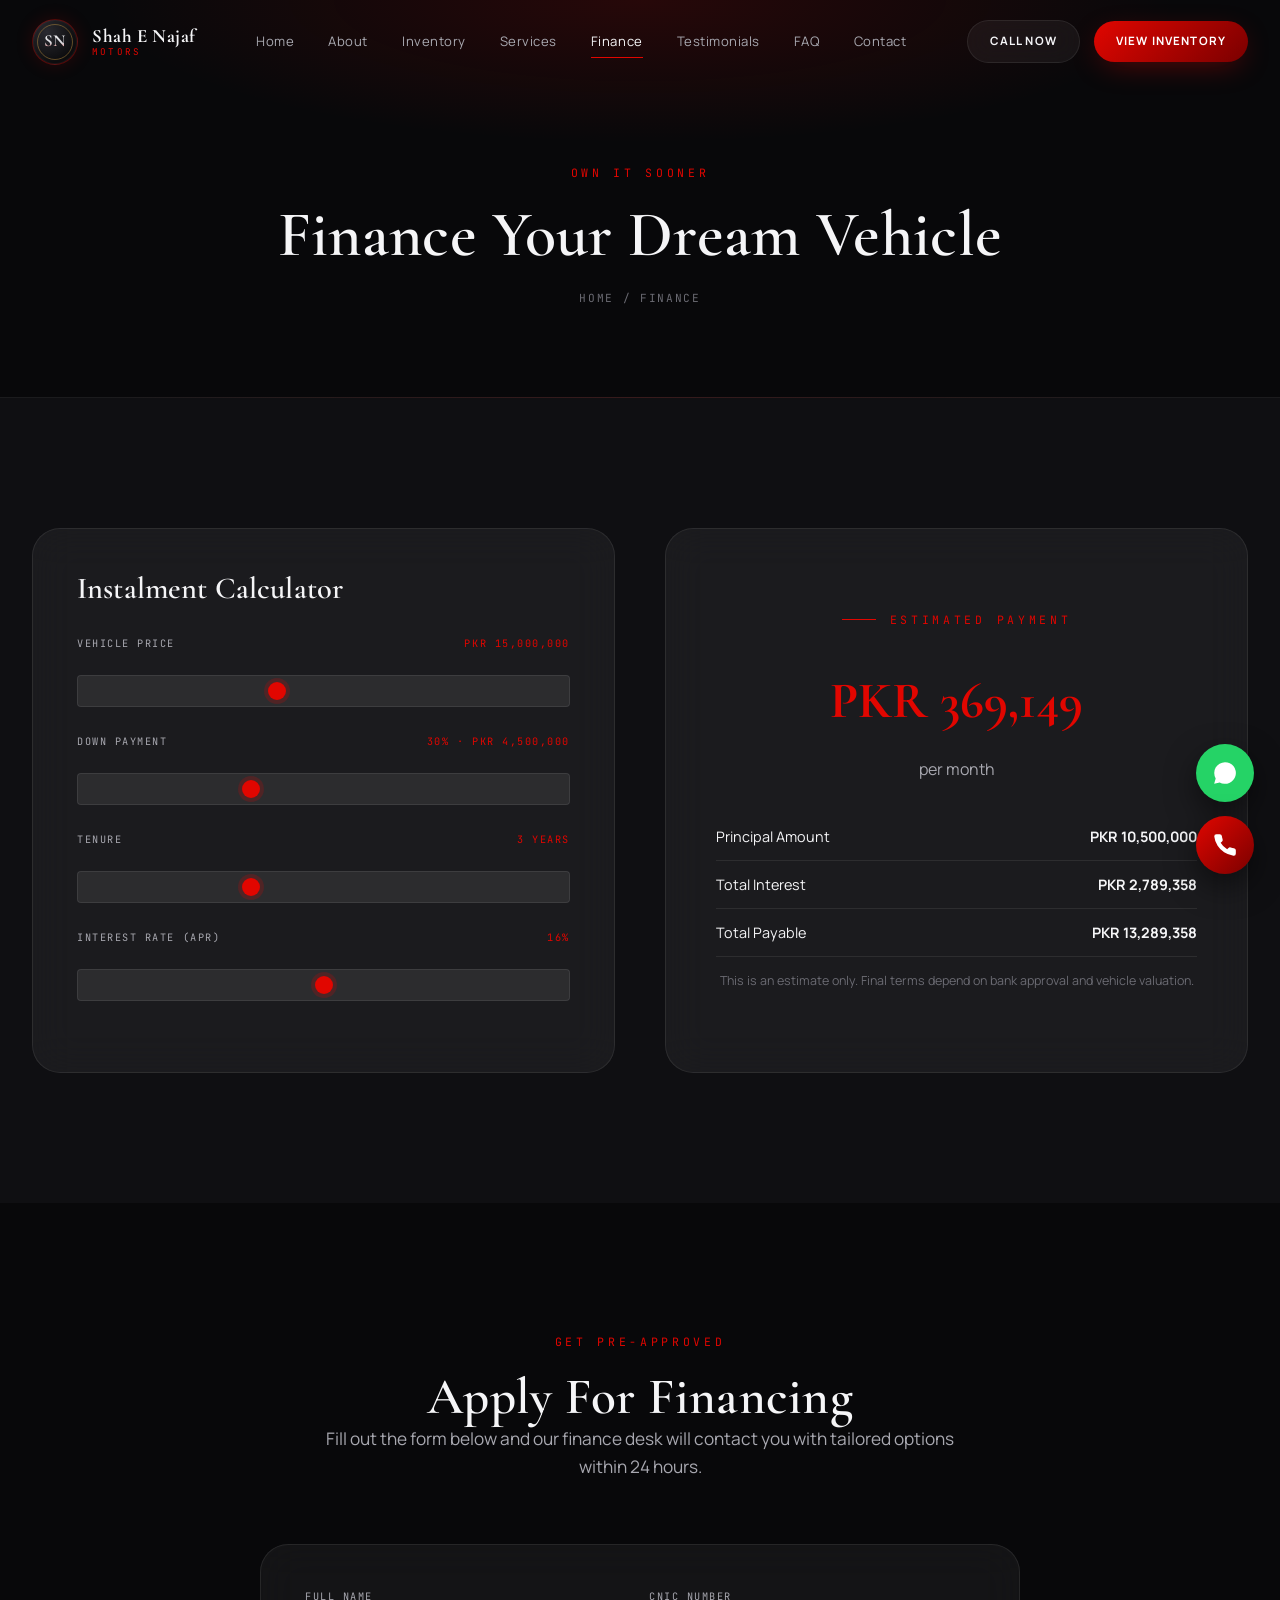
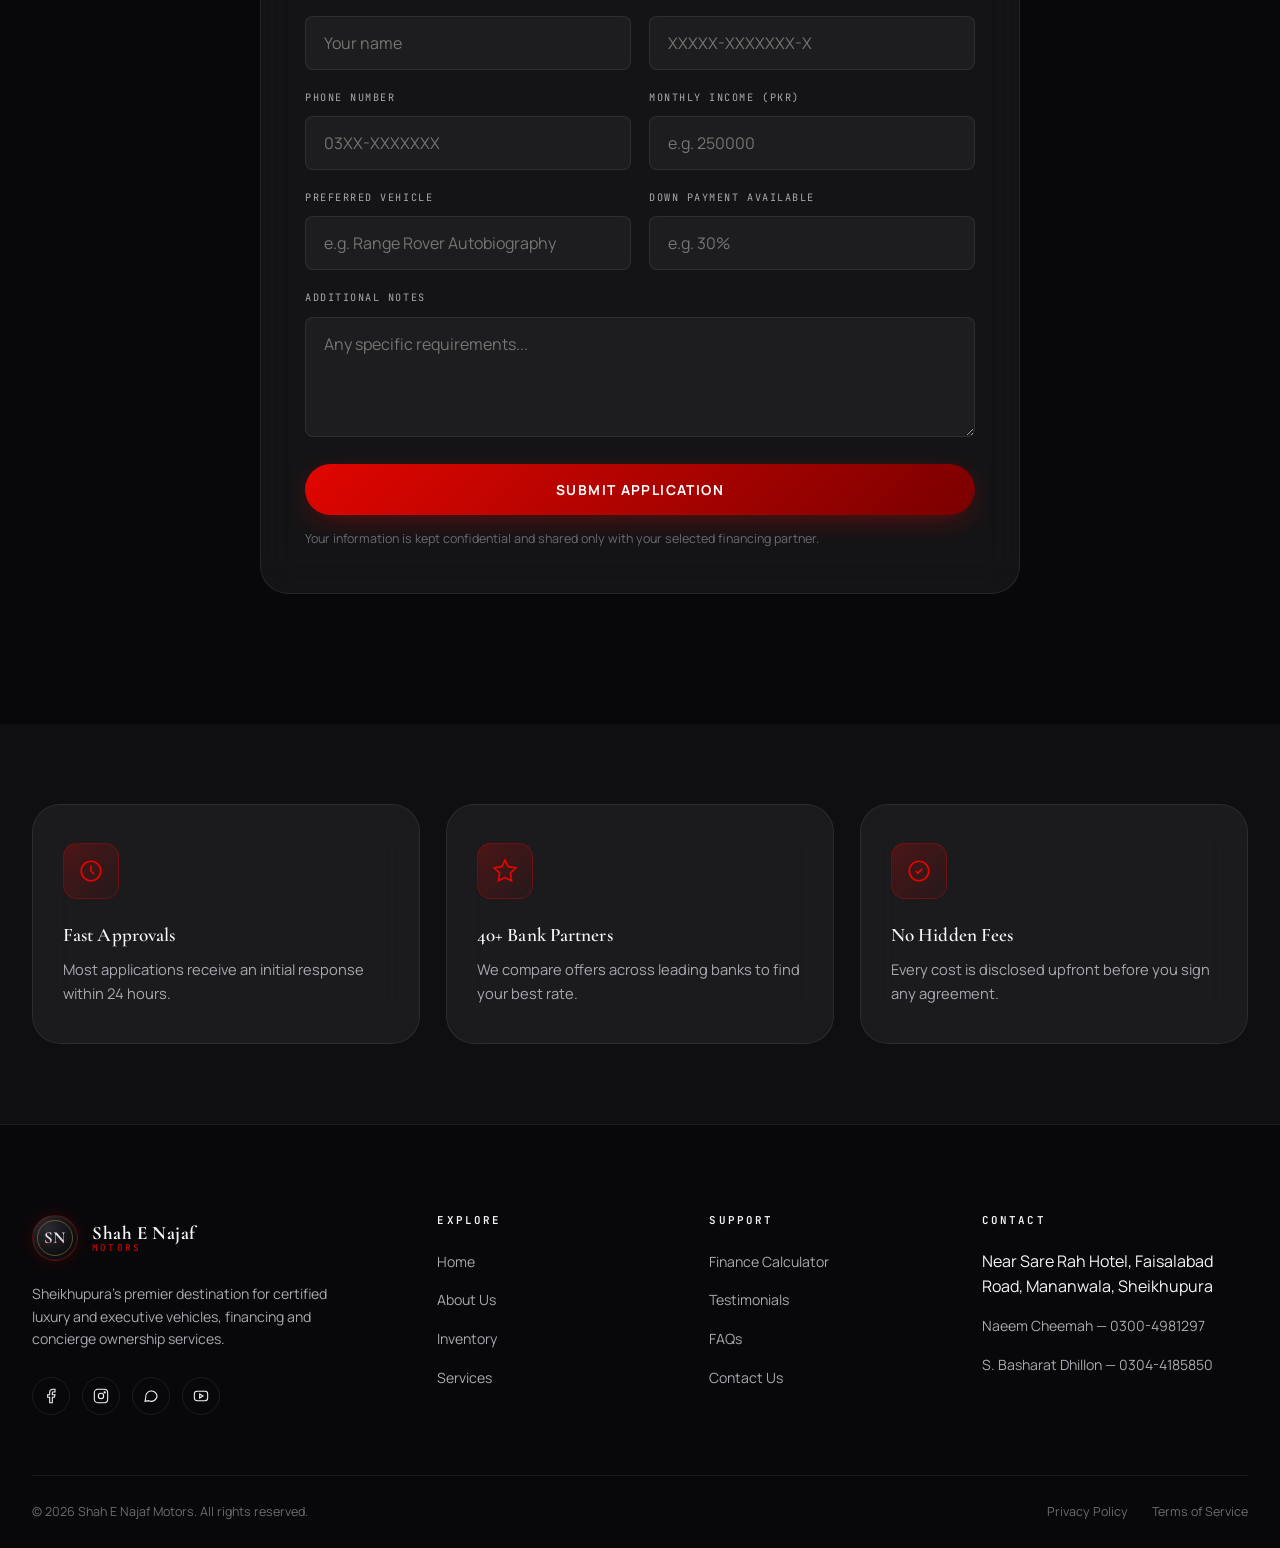
<file: finance.html>
<!DOCTYPE html>
<html lang="en">
<head>
<meta charset="UTF-8">
<meta name="viewport" content="width=device-width, initial-scale=1.0">
<title>Finance Calculator | Shah E Najaf Motors</title>
<meta name="description" content="Estimate your monthly instalments with the Shah E Najaf Motors finance calculator, or apply for vehicle financing through our 40+ partner banks.">
<link rel="canonical" href="https://shahenajafmotors.example/finance.html">
<link rel="preconnect" href="https://fonts.googleapis.com">
<link rel="preconnect" href="https://fonts.gstatic.com" crossorigin>
<link href="https://fonts.googleapis.com/css2?family=Cormorant+Garamond:wght@500;600;700&family=Manrope:wght@400;500;600;700;800&family=JetBrains+Mono:wght@400;500&display=swap" rel="stylesheet">
<link rel="stylesheet" href="style.css">
</head>
<body>
<div id="loader"><div class="crest lg loader-crest"><span>SN</span></div><div class="loader-bar"><span></span></div><div class="loader-label">Curating Excellence</div></div>

<header class="navbar">
  <div class="container nav-inner">
    <a href="index.html" class="brand"><div class="crest"><span>SN</span></div><div class="brand-text"><b>Shah E Najaf</b><small>Motors</small></div></a>
    <nav class="nav-links">
      <a href="index.html">Home</a><a href="about.html">About</a><a href="inventory.html">Inventory</a>
      <a href="services.html">Services</a><a href="finance.html" class="active">Finance</a><a href="testimonials.html">Testimonials</a>
      <a href="faq.html">FAQ</a><a href="contact.html">Contact</a>
    </nav>
    <div class="nav-cta">
      <a href="tel:+923004981297" class="btn btn-ghost btn-sm">Call Now</a>
      <a href="inventory.html" class="btn btn-primary btn-sm">View Inventory</a>
      <button class="nav-toggle" aria-label="Toggle navigation"><span></span><span></span><span></span></button>
    </div>
  </div>
</header>

<section class="page-hero">
  <div class="container">
    <span class="eyebrow">Own It Sooner</span>
    <h1 style="font-size:clamp(2.4rem,5vw,4rem);">Finance Your Dream Vehicle</h1>
    <p class="breadcrumb"><a href="index.html">Home</a> / Finance</p>
  </div>
</section>

<section class="section">
  <div class="container">
    <div class="calc-wrap">
      <div class="glass-card" style="padding:44px;">
        <h3 style="margin-bottom:30px;">Instalment Calculator</h3>

        <div class="form-field">
          <label>Vehicle Price <span class="range-value" id="calcPriceVal"></span></label>
          <input type="range" id="calcPrice" min="2000000" max="35000000" step="100000" value="15000000">
        </div>
        <div class="form-field">
          <label>Down Payment <span class="range-value" id="calcDownVal"></span></label>
          <input type="range" id="calcDown" min="10" max="70" step="5" value="30">
        </div>
        <div class="form-field">
          <label>Tenure <span class="range-value" id="calcTenureVal"></span></label>
          <input type="range" id="calcTenure" min="1" max="7" step="1" value="3">
        </div>
        <div class="form-field">
          <label>Interest Rate (APR) <span class="range-value" id="calcRateVal"></span></label>
          <input type="range" id="calcRate" min="8" max="24" step="0.5" value="16">
        </div>
      </div>

      <div class="glass-card calc-result">
        <span class="eyebrow" style="justify-content:center;">Estimated Payment</span>
        <div class="big" id="calcMonthly">—</div>
        <p class="text-muted">per month</p>
        <div class="calc-breakdown">
          <div><span>Principal Amount</span><strong id="calcPrincipal">—</strong></div>
          <div><span>Total Interest</span><strong id="calcInterest">—</strong></div>
          <div><span>Total Payable</span><strong id="calcTotal">—</strong></div>
        </div>
        <p class="form-note">This is an estimate only. Final terms depend on bank approval and vehicle valuation.</p>
      </div>
    </div>
  </div>
</section>

<section class="section bg-void">
  <div class="container">
    <div class="section-head center reveal" style="margin-left:auto;margin-right:auto;">
      <span class="eyebrow">Get Pre-Approved</span>
      <h2>Apply For Financing</h2>
      <p class="lead" style="margin:0 auto;">Fill out the form below and our finance desk will contact you with tailored options within 24 hours.</p>
    </div>
    <div class="glass-card contact-card reveal" style="max-width:760px;margin:0 auto;">
      <form id="financeForm">
        <div class="form-row">
          <div class="form-field"><label>Full Name</label><input type="text" required placeholder="Your name"></div>
          <div class="form-field"><label>CNIC Number</label><input type="text" required placeholder="XXXXX-XXXXXXX-X"></div>
        </div>
        <div class="form-row">
          <div class="form-field"><label>Phone Number</label><input type="tel" required placeholder="03XX-XXXXXXX"></div>
          <div class="form-field"><label>Monthly Income (PKR)</label><input type="number" required placeholder="e.g. 250000"></div>
        </div>
        <div class="form-row">
          <div class="form-field"><label>Preferred Vehicle</label><input type="text" placeholder="e.g. Range Rover Autobiography"></div>
          <div class="form-field"><label>Down Payment Available</label><input type="text" placeholder="e.g. 30%"></div>
        </div>
        <div class="form-field"><label>Additional Notes</label><textarea placeholder="Any specific requirements..."></textarea></div>
        <button type="submit" class="btn btn-primary btn-block">Submit Application</button>
        <p class="form-note">Your information is kept confidential and shared only with your selected financing partner.</p>
      </form>
      <div class="form-success" id="financeSuccess">
        <svg viewBox="0 0 24 24" fill="none" stroke-width="1.6"><path d="M9 12l2 2 4-4"/><circle cx="12" cy="12" r="9"/></svg>
        <h3>Application Received</h3>
        <p class="text-muted">Our finance desk will reach out to you within 24 hours.</p>
      </div>
    </div>
  </div>
</section>

<section class="section-tight">
  <div class="container">
    <div class="services-grid" style="grid-template-columns:repeat(3,1fr);">
      <div class="glass-card service-card reveal"><div class="service-icon"><svg viewBox="0 0 24 24" fill="none" stroke-width="1.6"><circle cx="12" cy="12" r="9"/><path d="M12 7v5l3 3"/></svg></div><h3>Fast Approvals</h3><p>Most applications receive an initial response within 24 hours.</p></div>
      <div class="glass-card service-card reveal"><div class="service-icon"><svg viewBox="0 0 24 24" fill="none" stroke-width="1.6"><path d="M12 2l3 6 7 1-5 5 1 7-6-3-6 3 1-7-5-5 7-1z"/></svg></div><h3>40+ Bank Partners</h3><p>We compare offers across leading banks to find your best rate.</p></div>
      <div class="glass-card service-card reveal"><div class="service-icon"><svg viewBox="0 0 24 24" fill="none" stroke-width="1.6"><path d="M9 12l2 2 4-4"/><circle cx="12" cy="12" r="9"/></svg></div><h3>No Hidden Fees</h3><p>Every cost is disclosed upfront before you sign any agreement.</p></div>
    </div>
  </div>
</section>

<footer>
  <div class="container">
    <div class="footer-grid">
      <div class="footer-brand">
        <div class="brand"><div class="crest"><span>SN</span></div><div class="brand-text"><b>Shah E Najaf</b><small>Motors</small></div></div>
        <p>Sheikhupura's premier destination for certified luxury and executive vehicles, financing and concierge ownership services.</p>
        <div class="social-row">
          <a href="#" aria-label="Facebook"><svg viewBox="0 0 24 24" fill="none" stroke-width="1.6"><path d="M18 2h-3a5 5 0 00-5 5v3H7v4h3v8h4v-8h3l1-4h-4V7a1 1 0 011-1h3z"/></svg></a>
          <a href="#" aria-label="Instagram"><svg viewBox="0 0 24 24" fill="none" stroke-width="1.6"><rect x="2" y="2" width="20" height="20" rx="5"/><circle cx="12" cy="12" r="4"/><circle cx="17.5" cy="6.5" r="1"/></svg></a>
          <a href="https://wa.me/923004981297" aria-label="WhatsApp"><svg viewBox="0 0 24 24" fill="none" stroke-width="1.6"><path d="M21 11.5a8.5 8.5 0 01-12.4 7.5L3 20l1.1-5.4A8.5 8.5 0 1121 11.5z"/></svg></a>
          <a href="#" aria-label="YouTube"><svg viewBox="0 0 24 24" fill="none" stroke-width="1.6"><rect x="2" y="5" width="20" height="14" rx="4"/><path d="M10 9l5 3-5 3z"/></svg></a>
        </div>
      </div>
      <div class="footer-col"><h4>Explore</h4><ul><li><a href="index.html">Home</a></li><li><a href="about.html">About Us</a></li><li><a href="inventory.html">Inventory</a></li><li><a href="services.html">Services</a></li></ul></div>
      <div class="footer-col"><h4>Support</h4><ul><li><a href="finance.html">Finance Calculator</a></li><li><a href="testimonials.html">Testimonials</a></li><li><a href="faq.html">FAQs</a></li><li><a href="contact.html">Contact Us</a></li></ul></div>
      <div class="footer-col"><h4>Contact</h4><ul><li>Near Sare Rah Hotel, Faisalabad Road, Mananwala, Sheikhupura</li><li><a href="tel:+923004981297">Naeem Cheemah — 0300-4981297</a></li><li><a href="tel:+923044185850">S. Basharat Dhillon — 0304-4185850</a></li></ul></div>
    </div>
    <div class="footer-bottom"><p>© 2026 Shah E Najaf Motors. All rights reserved.</p><div class="footer-bottom-links"><a href="#">Privacy Policy</a><a href="#">Terms of Service</a></div></div>
  </div>
</footer>

<div class="float-stack">
  <a class="float-btn whatsapp" href="https://wa.me/923004981297" target="_blank" rel="noopener" aria-label="Chat on WhatsApp"><svg viewBox="0 0 24 24"><path d="M17 14.5c-.3-.2-1.8-.9-2.1-1s-.5-.1-.7.1-.8 1-.9 1.2-.3.2-.6.1a7 7 0 01-3.5-3.1c-.3-.5.3-.5.7-1.5.1-.2 0-.4 0-.5L9 7.9c-.2-.5-.4-.4-.6-.4h-.5a1 1 0 00-.7.3 3 3 0 00-1 2.3c0 1.3 1 2.6 1.1 2.8.1.2 2 3.1 4.8 4.3.7.3 1.2.5 1.6.6.7.2 1.3.2 1.8.1.5-.1 1.7-.7 1.9-1.3.2-.7.2-1.2.2-1.3s-.2-.2-.5-.3z"/><path d="M12 2a10 10 0 00-8.6 15L2 22l5.1-1.3A10 10 0 1012 2z"/></svg></a>
  <a class="float-btn call" href="tel:+923004981297" aria-label="Call Now"><svg viewBox="0 0 24 24"><path d="M22 16.9v3a2 2 0 01-2.2 2 19.8 19.8 0 01-8.6-3.1 19.5 19.5 0 01-6-6 19.8 19.8 0 01-3.1-8.7A2 2 0 014.1 2h3a2 2 0 012 1.7c.1 1 .3 2 .7 3a2 2 0 01-.5 2.1L8 10a16 16 0 006 6l1.2-1.3a2 2 0 012.1-.5c1 .4 2 .6 3 .7a2 2 0 011.7 2z"/></svg></a>
</div>
<button class="back-top" id="backTop" aria-label="Back to top"><svg viewBox="0 0 24 24" fill="none" stroke-width="2"><path d="M12 19V5M5 12l7-7 7 7"/></svg></button>

<script src="script.js"></script>
</body>
</html>
</file>
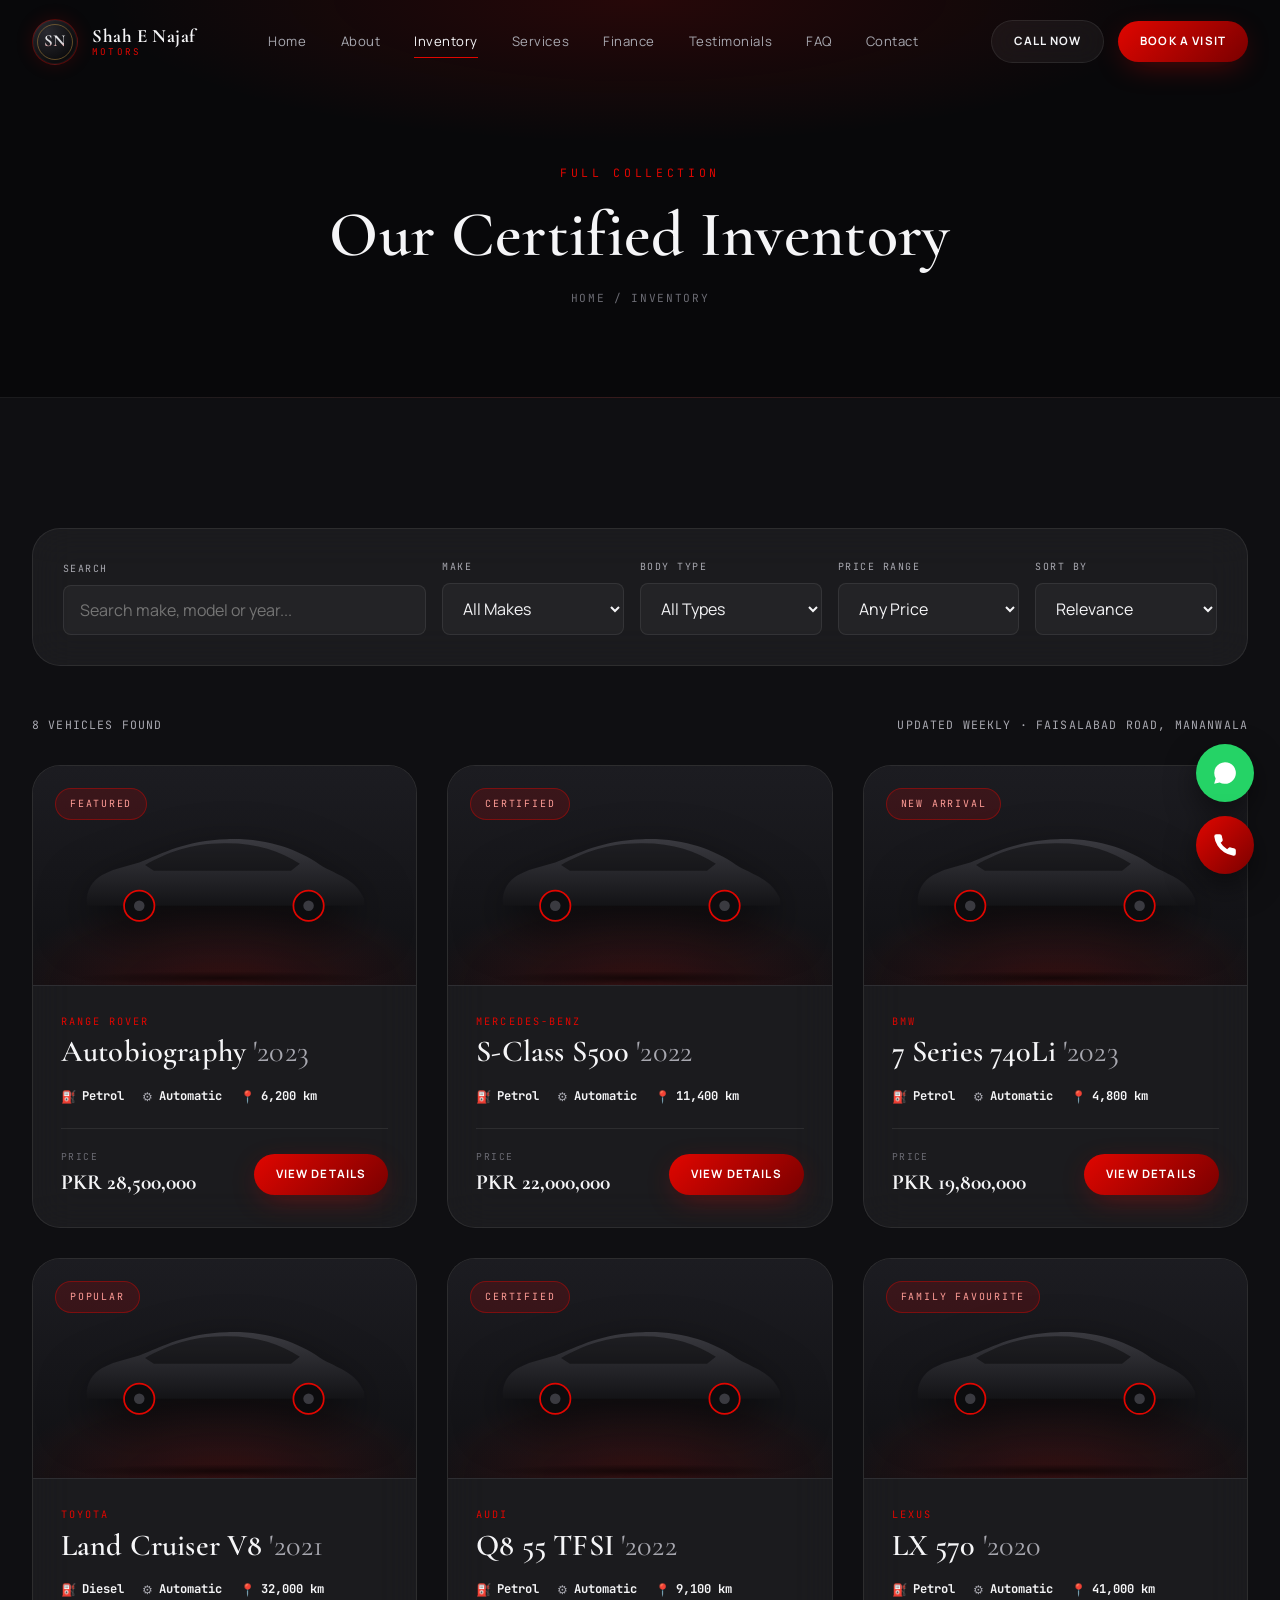
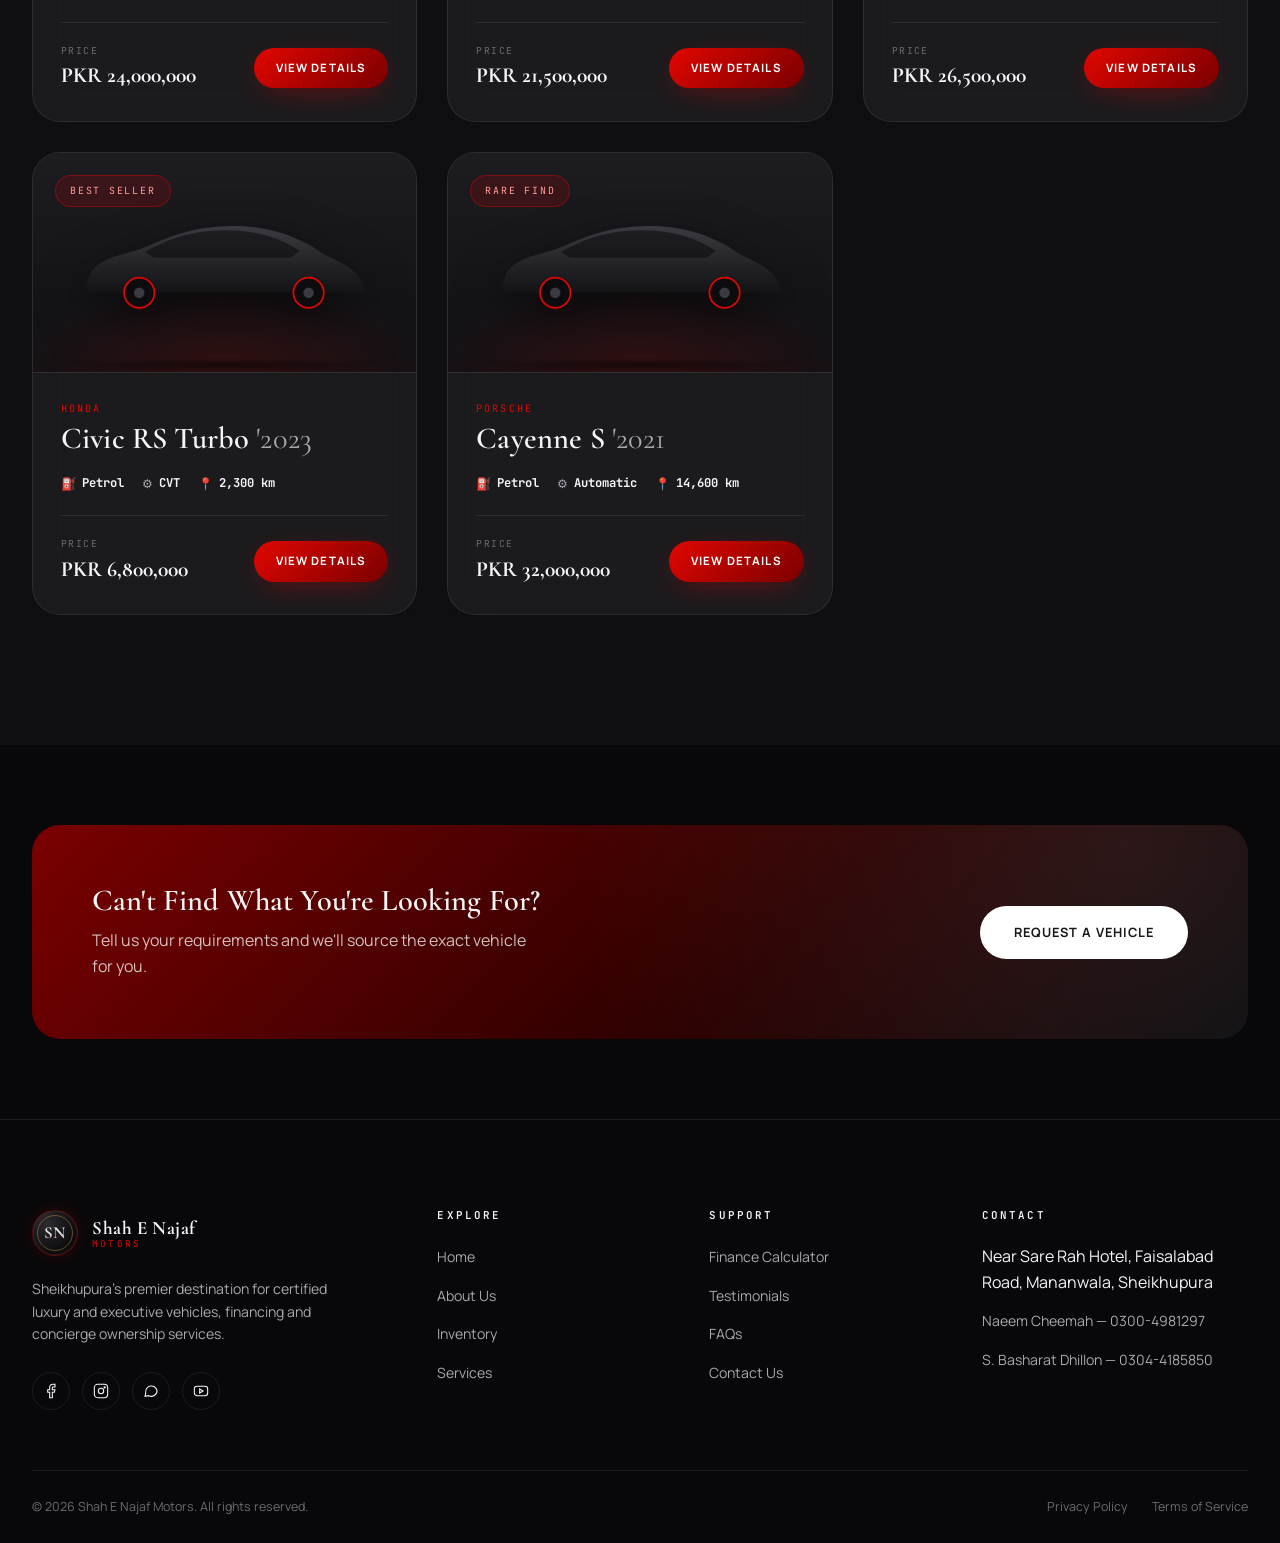
<file: inventory.html>
<!DOCTYPE html>
<html lang="en">
<head>
<meta charset="UTF-8">
<meta name="viewport" content="width=device-width, initial-scale=1.0">
<title>Inventory | Shah E Najaf Motors</title>
<meta name="description" content="Browse the full certified pre-owned luxury vehicle inventory at Shah E Najaf Motors, Faisalabad Road, Mananwala. Filter by make, body type and price.">
<link rel="canonical" href="https://shahenajafmotors.example/inventory.html">
<link rel="preconnect" href="https://fonts.googleapis.com">
<link rel="preconnect" href="https://fonts.gstatic.com" crossorigin>
<link href="https://fonts.googleapis.com/css2?family=Cormorant+Garamond:wght@500;600;700&family=Manrope:wght@400;500;600;700;800&family=JetBrains+Mono:wght@400;500&display=swap" rel="stylesheet">
<link rel="stylesheet" href="style.css">
</head>
<body>
<div id="loader"><div class="crest lg loader-crest"><span>SN</span></div><div class="loader-bar"><span></span></div><div class="loader-label">Curating Excellence</div></div>

<header class="navbar">
  <div class="container nav-inner">
    <a href="index.html" class="brand"><div class="crest"><span>SN</span></div><div class="brand-text"><b>Shah E Najaf</b><small>Motors</small></div></a>
    <nav class="nav-links">
      <a href="index.html">Home</a><a href="about.html">About</a><a href="inventory.html" class="active">Inventory</a>
      <a href="services.html">Services</a><a href="finance.html">Finance</a><a href="testimonials.html">Testimonials</a>
      <a href="faq.html">FAQ</a><a href="contact.html">Contact</a>
    </nav>
    <div class="nav-cta">
      <a href="tel:+923004981297" class="btn btn-ghost btn-sm">Call Now</a>
      <a href="contact.html" class="btn btn-primary btn-sm">Book a Visit</a>
      <button class="nav-toggle" aria-label="Toggle navigation"><span></span><span></span><span></span></button>
    </div>
  </div>
</header>

<section class="page-hero">
  <div class="container">
    <span class="eyebrow">Full Collection</span>
    <h1 style="font-size:clamp(2.4rem,5vw,4rem);">Our Certified Inventory</h1>
    <p class="breadcrumb"><a href="index.html">Home</a> / Inventory</p>
  </div>
</section>

<section class="section">
  <div class="container">
    <div class="glass-card filter-bar reveal">
      <div class="filter-field" style="flex:2;">
        <label>Search</label>
        <input type="text" id="carSearch" placeholder="Search make, model or year...">
      </div>
      <div class="filter-field">
        <label>Make</label>
        <select id="filterMake"><option value="">All Makes</option></select>
      </div>
      <div class="filter-field">
        <label>Body Type</label>
        <select id="filterBody">
          <option value="">All Types</option>
          <option value="sedan">Sedan</option>
          <option value="suv">SUV</option>
        </select>
      </div>
      <div class="filter-field">
        <label>Price Range</label>
        <select id="filterPrice">
          <option value="">Any Price</option>
          <option value="0-10000000">Under 1 Crore</option>
          <option value="10000000-20000000">1 – 2 Crore</option>
          <option value="20000000-30000000">2 – 3 Crore</option>
          <option value="30000000-999999999">3 Crore+</option>
        </select>
      </div>
      <div class="filter-field">
        <label>Sort By</label>
        <select id="filterSort">
          <option value="">Relevance</option>
          <option value="price-asc">Price: Low to High</option>
          <option value="price-desc">Price: High to Low</option>
          <option value="year-desc">Year: Newest First</option>
        </select>
      </div>
    </div>

    <div class="results-bar reveal">
      <span id="resultsCount">Loading inventory...</span>
      <span>Updated Weekly · Faisalabad Road, Mananwala</span>
    </div>

    <div class="car-grid" id="inventoryGrid"></div>
  </div>
</section>

<section class="section-tight bg-void">
  <div class="container">
    <div class="newsletter reveal">
      <div><h3 style="margin-bottom:10px;">Can't Find What You're Looking For?</h3><p style="color:rgba(255,255,255,.75);max-width:44ch;">Tell us your requirements and we'll source the exact vehicle for you.</p></div>
      <a href="contact.html" class="btn" style="background:#fff;color:var(--c-void);padding:16px 34px;border-radius:999px;font-weight:700;letter-spacing:.08em;text-transform:uppercase;font-size:.8rem;">Request a Vehicle</a>
    </div>
  </div>
</section>

<footer>
  <div class="container">
    <div class="footer-grid">
      <div class="footer-brand">
        <div class="brand"><div class="crest"><span>SN</span></div><div class="brand-text"><b>Shah E Najaf</b><small>Motors</small></div></div>
        <p>Sheikhupura's premier destination for certified luxury and executive vehicles, financing and concierge ownership services.</p>
        <div class="social-row">
          <a href="#" aria-label="Facebook"><svg viewBox="0 0 24 24" fill="none" stroke-width="1.6"><path d="M18 2h-3a5 5 0 00-5 5v3H7v4h3v8h4v-8h3l1-4h-4V7a1 1 0 011-1h3z"/></svg></a>
          <a href="#" aria-label="Instagram"><svg viewBox="0 0 24 24" fill="none" stroke-width="1.6"><rect x="2" y="2" width="20" height="20" rx="5"/><circle cx="12" cy="12" r="4"/><circle cx="17.5" cy="6.5" r="1"/></svg></a>
          <a href="https://wa.me/923004981297" aria-label="WhatsApp"><svg viewBox="0 0 24 24" fill="none" stroke-width="1.6"><path d="M21 11.5a8.5 8.5 0 01-12.4 7.5L3 20l1.1-5.4A8.5 8.5 0 1121 11.5z"/></svg></a>
          <a href="#" aria-label="YouTube"><svg viewBox="0 0 24 24" fill="none" stroke-width="1.6"><rect x="2" y="5" width="20" height="14" rx="4"/><path d="M10 9l5 3-5 3z"/></svg></a>
        </div>
      </div>
      <div class="footer-col"><h4>Explore</h4><ul><li><a href="index.html">Home</a></li><li><a href="about.html">About Us</a></li><li><a href="inventory.html">Inventory</a></li><li><a href="services.html">Services</a></li></ul></div>
      <div class="footer-col"><h4>Support</h4><ul><li><a href="finance.html">Finance Calculator</a></li><li><a href="testimonials.html">Testimonials</a></li><li><a href="faq.html">FAQs</a></li><li><a href="contact.html">Contact Us</a></li></ul></div>
      <div class="footer-col"><h4>Contact</h4><ul><li>Near Sare Rah Hotel, Faisalabad Road, Mananwala, Sheikhupura</li><li><a href="tel:+923004981297">Naeem Cheemah — 0300-4981297</a></li><li><a href="tel:+923044185850">S. Basharat Dhillon — 0304-4185850</a></li></ul></div>
    </div>
    <div class="footer-bottom"><p>© 2026 Shah E Najaf Motors. All rights reserved.</p><div class="footer-bottom-links"><a href="#">Privacy Policy</a><a href="#">Terms of Service</a></div></div>
  </div>
</footer>

<div class="float-stack">
  <a class="float-btn whatsapp" href="https://wa.me/923004981297" target="_blank" rel="noopener" aria-label="Chat on WhatsApp"><svg viewBox="0 0 24 24"><path d="M17 14.5c-.3-.2-1.8-.9-2.1-1s-.5-.1-.7.1-.8 1-.9 1.2-.3.2-.6.1a7 7 0 01-3.5-3.1c-.3-.5.3-.5.7-1.5.1-.2 0-.4 0-.5L9 7.9c-.2-.5-.4-.4-.6-.4h-.5a1 1 0 00-.7.3 3 3 0 00-1 2.3c0 1.3 1 2.6 1.1 2.8.1.2 2 3.1 4.8 4.3.7.3 1.2.5 1.6.6.7.2 1.3.2 1.8.1.5-.1 1.7-.7 1.9-1.3.2-.7.2-1.2.2-1.3s-.2-.2-.5-.3z"/><path d="M12 2a10 10 0 00-8.6 15L2 22l5.1-1.3A10 10 0 1012 2z"/></svg></a>
  <a class="float-btn call" href="tel:+923004981297" aria-label="Call Now"><svg viewBox="0 0 24 24"><path d="M22 16.9v3a2 2 0 01-2.2 2 19.8 19.8 0 01-8.6-3.1 19.5 19.5 0 01-6-6 19.8 19.8 0 01-3.1-8.7A2 2 0 014.1 2h3a2 2 0 012 1.7c.1 1 .3 2 .7 3a2 2 0 01-.5 2.1L8 10a16 16 0 006 6l1.2-1.3a2 2 0 012.1-.5c1 .4 2 .6 3 .7a2 2 0 011.7 2z"/></svg></a>
</div>
<button class="back-top" id="backTop" aria-label="Back to top"><svg viewBox="0 0 24 24" fill="none" stroke-width="2"><path d="M12 19V5M5 12l7-7 7 7"/></svg></button>

<script src="script.js"></script>
</body>
</html>
</file>
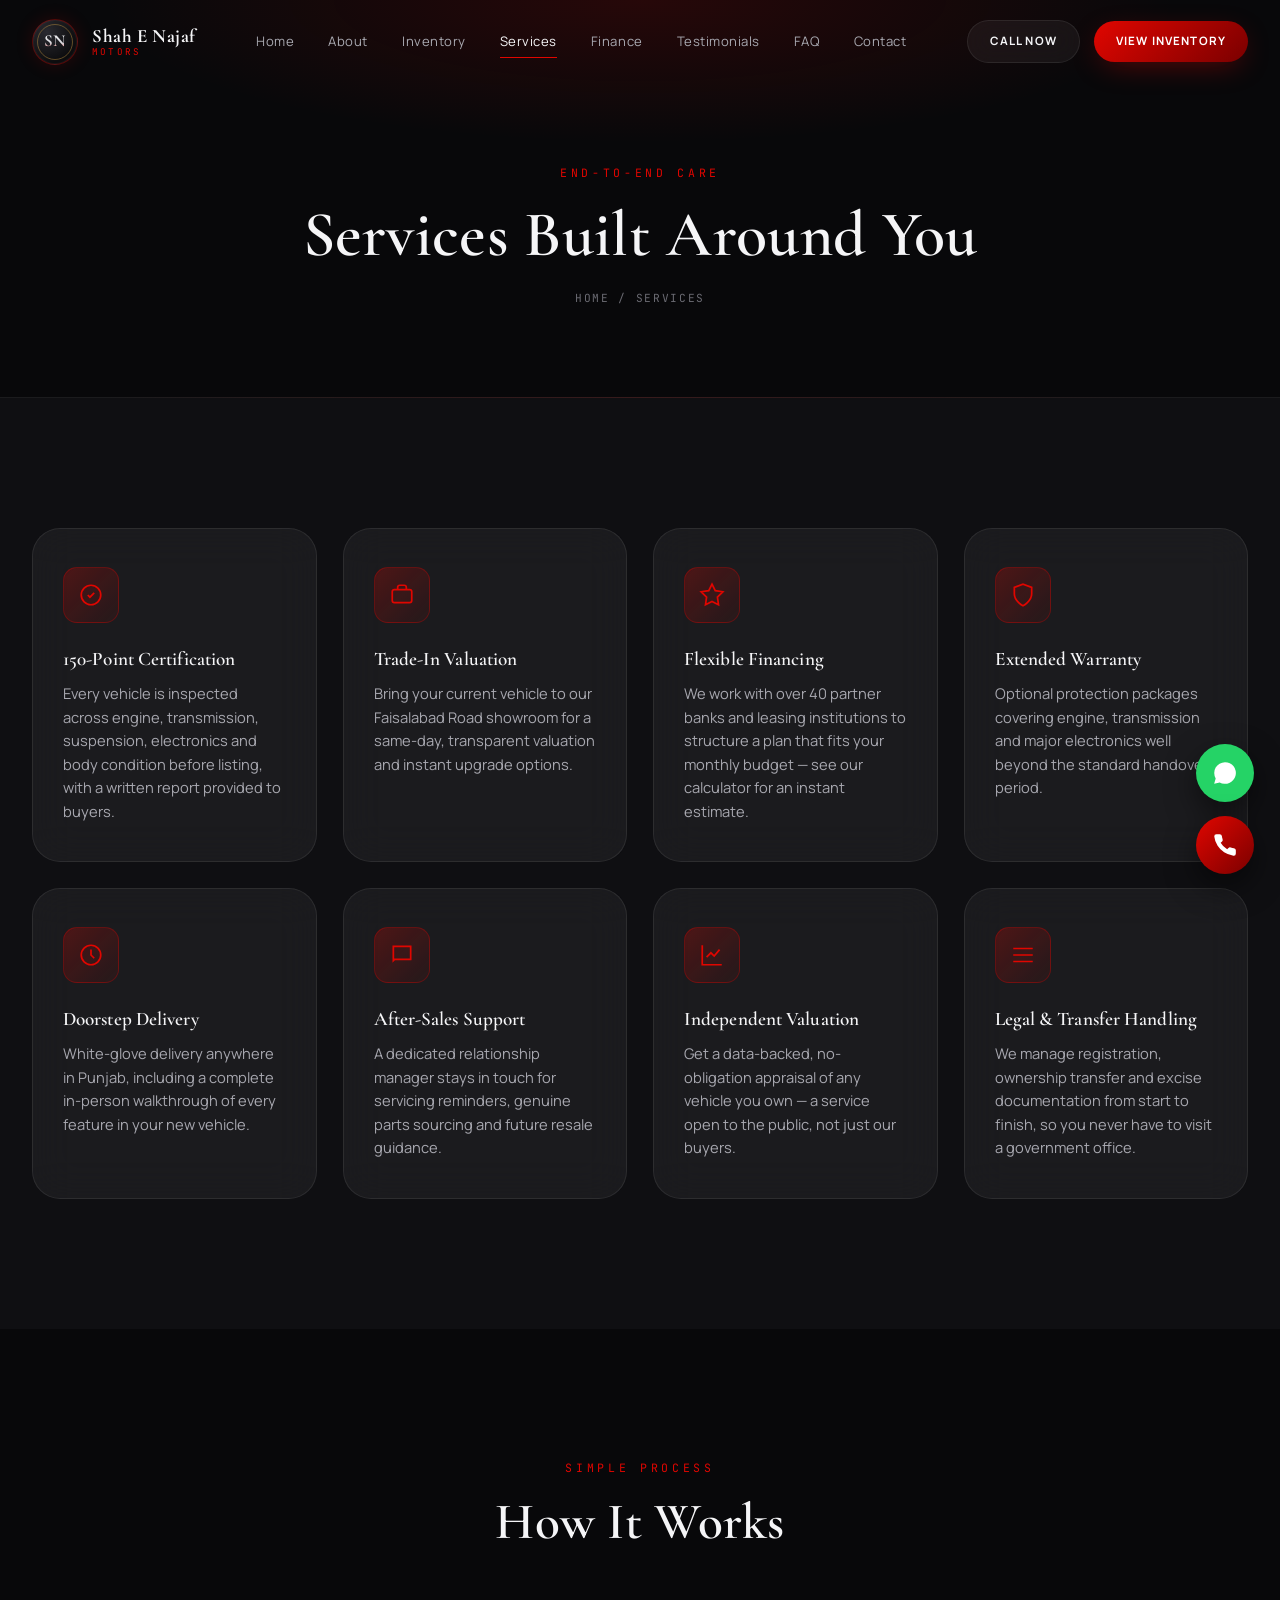
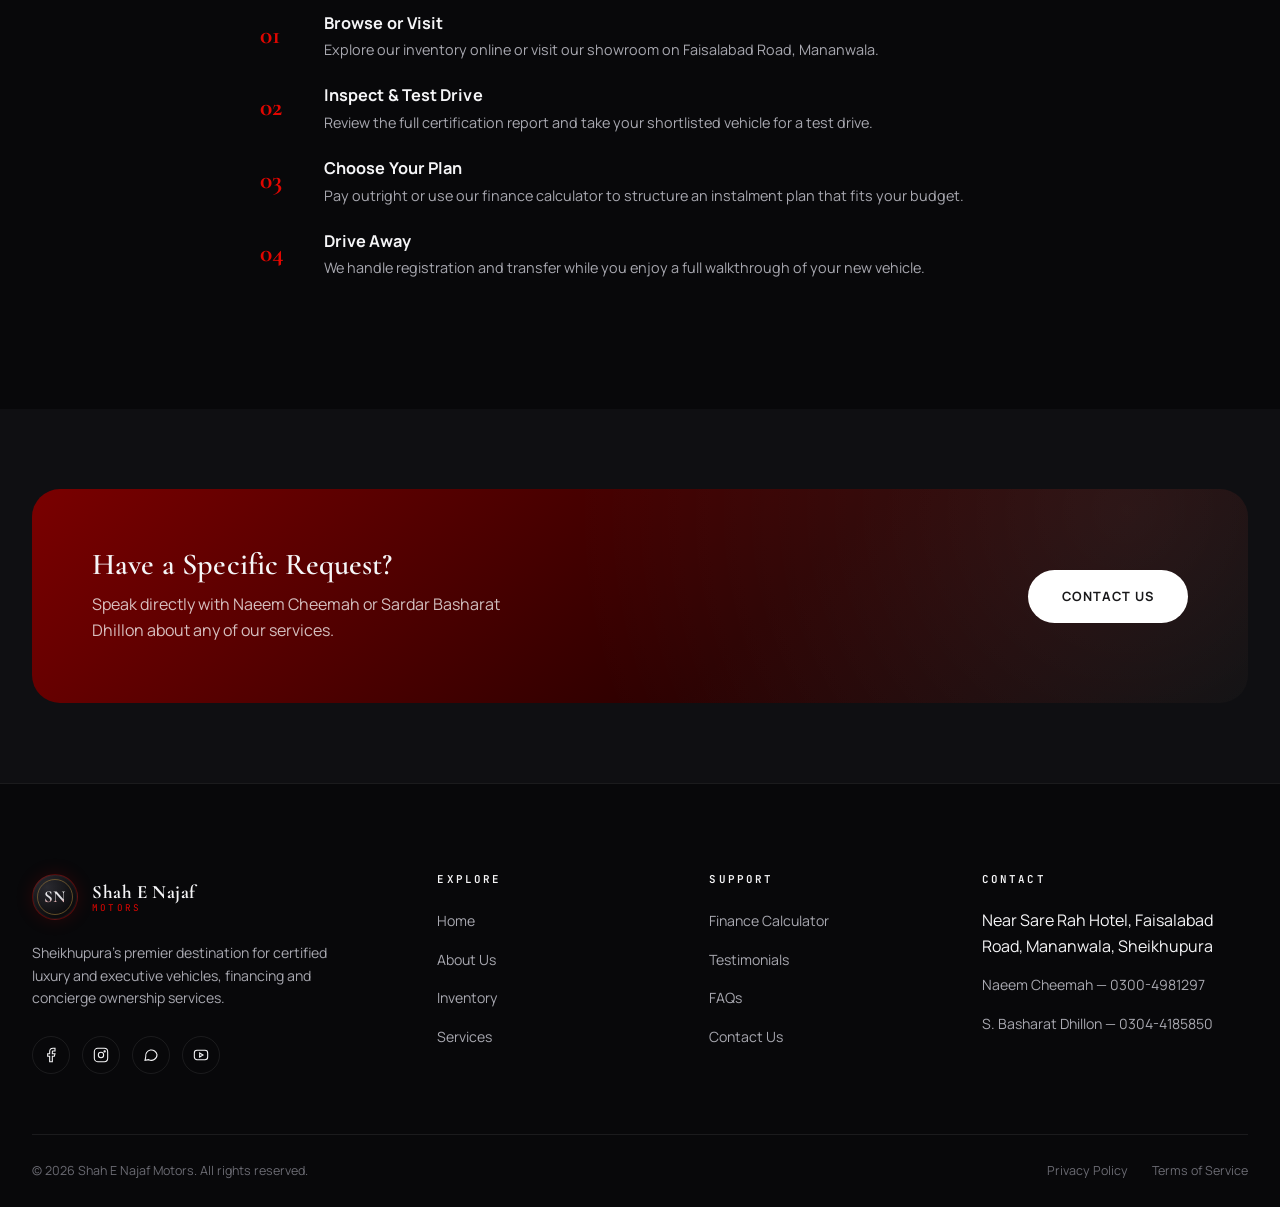
<file: services.html>
<!DOCTYPE html>
<html lang="en">
<head>
<meta charset="UTF-8">
<meta name="viewport" content="width=device-width, initial-scale=1.0">
<title>Our Services | Shah E Najaf Motors</title>
<meta name="description" content="Explore the full range of services offered by Shah E Najaf Motors — certification, financing, trade-ins, warranty, delivery and after-sales support.">
<link rel="canonical" href="https://shahenajafmotors.example/services.html">
<link rel="preconnect" href="https://fonts.googleapis.com">
<link rel="preconnect" href="https://fonts.gstatic.com" crossorigin>
<link href="https://fonts.googleapis.com/css2?family=Cormorant+Garamond:wght@500;600;700&family=Manrope:wght@400;500;600;700;800&family=JetBrains+Mono:wght@400;500&display=swap" rel="stylesheet">
<link rel="stylesheet" href="style.css">
</head>
<body>
<div id="loader"><div class="crest lg loader-crest"><span>SN</span></div><div class="loader-bar"><span></span></div><div class="loader-label">Curating Excellence</div></div>

<header class="navbar">
  <div class="container nav-inner">
    <a href="index.html" class="brand"><div class="crest"><span>SN</span></div><div class="brand-text"><b>Shah E Najaf</b><small>Motors</small></div></a>
    <nav class="nav-links">
      <a href="index.html">Home</a><a href="about.html">About</a><a href="inventory.html">Inventory</a>
      <a href="services.html" class="active">Services</a><a href="finance.html">Finance</a><a href="testimonials.html">Testimonials</a>
      <a href="faq.html">FAQ</a><a href="contact.html">Contact</a>
    </nav>
    <div class="nav-cta">
      <a href="tel:+923004981297" class="btn btn-ghost btn-sm">Call Now</a>
      <a href="inventory.html" class="btn btn-primary btn-sm">View Inventory</a>
      <button class="nav-toggle" aria-label="Toggle navigation"><span></span><span></span><span></span></button>
    </div>
  </div>
</header>

<section class="page-hero">
  <div class="container">
    <span class="eyebrow">End-To-End Care</span>
    <h1 style="font-size:clamp(2.4rem,5vw,4rem);">Services Built Around You</h1>
    <p class="breadcrumb"><a href="index.html">Home</a> / Services</p>
  </div>
</section>

<section class="section">
  <div class="container">
    <div class="services-grid">
      <div class="glass-card service-card reveal">
        <div class="service-icon"><svg viewBox="0 0 24 24" fill="none" stroke-width="1.6"><path d="M9 12l2 2 4-4"/><circle cx="12" cy="12" r="9"/></svg></div>
        <h3>150-Point Certification</h3>
        <p>Every vehicle is inspected across engine, transmission, suspension, electronics and body condition before listing, with a written report provided to buyers.</p>
      </div>
      <div class="glass-card service-card reveal">
        <div class="service-icon"><svg viewBox="0 0 24 24" fill="none" stroke-width="1.6"><rect x="3" y="7" width="18" height="12" rx="2"/><path d="M8 7V5a2 2 0 012-2h4a2 2 0 012 2v2"/></svg></div>
        <h3>Trade-In Valuation</h3>
        <p>Bring your current vehicle to our Faisalabad Road showroom for a same-day, transparent valuation and instant upgrade options.</p>
      </div>
      <div class="glass-card service-card reveal">
        <div class="service-icon"><svg viewBox="0 0 24 24" fill="none" stroke-width="1.6"><path d="M12 2l3 6 7 1-5 5 1 7-6-3-6 3 1-7-5-5 7-1z"/></svg></div>
        <h3>Flexible Financing</h3>
        <p>We work with over 40 partner banks and leasing institutions to structure a plan that fits your monthly budget — see our calculator for an instant estimate.</p>
      </div>
      <div class="glass-card service-card reveal">
        <div class="service-icon"><svg viewBox="0 0 24 24" fill="none" stroke-width="1.6"><path d="M12 22s8-4.5 8-11V5l-8-3-8 3v6c0 6.5 8 11 8 11z"/></svg></div>
        <h3>Extended Warranty</h3>
        <p>Optional protection packages covering engine, transmission and major electronics well beyond the standard handover period.</p>
      </div>
      <div class="glass-card service-card reveal">
        <div class="service-icon"><svg viewBox="0 0 24 24" fill="none" stroke-width="1.6"><circle cx="12" cy="12" r="9"/><path d="M12 7v5l3 3"/></svg></div>
        <h3>Doorstep Delivery</h3>
        <p>White-glove delivery anywhere in Punjab, including a complete in-person walkthrough of every feature in your new vehicle.</p>
      </div>
      <div class="glass-card service-card reveal">
        <div class="service-icon"><svg viewBox="0 0 24 24" fill="none" stroke-width="1.6"><path d="M4 4h16v12H5.17L4 17.17z"/></svg></div>
        <h3>After-Sales Support</h3>
        <p>A dedicated relationship manager stays in touch for servicing reminders, genuine parts sourcing and future resale guidance.</p>
      </div>
      <div class="glass-card service-card reveal">
        <div class="service-icon"><svg viewBox="0 0 24 24" fill="none" stroke-width="1.6"><path d="M3 3v18h18"/><path d="M7 14l4-4 3 3 5-6"/></svg></div>
        <h3>Independent Valuation</h3>
        <p>Get a data-backed, no-obligation appraisal of any vehicle you own — a service open to the public, not just our buyers.</p>
      </div>
      <div class="glass-card service-card reveal">
        <div class="service-icon"><svg viewBox="0 0 24 24" fill="none" stroke-width="1.6"><path d="M3 12h18M3 6h18M3 18h18"/></svg></div>
        <h3>Legal & Transfer Handling</h3>
        <p>We manage registration, ownership transfer and excise documentation from start to finish, so you never have to visit a government office.</p>
      </div>
    </div>
  </div>
</section>

<section class="section bg-void">
  <div class="container">
    <div class="section-head center reveal" style="margin-left:auto;margin-right:auto;">
      <span class="eyebrow">Simple Process</span>
      <h2>How It Works</h2>
    </div>
    <div class="why-list" style="max-width:760px;margin:0 auto;">
      <div class="why-item reveal"><div class="why-num">01</div><div><h4>Browse or Visit</h4><p>Explore our inventory online or visit our showroom on Faisalabad Road, Mananwala.</p></div></div>
      <div class="why-item reveal"><div class="why-num">02</div><div><h4>Inspect & Test Drive</h4><p>Review the full certification report and take your shortlisted vehicle for a test drive.</p></div></div>
      <div class="why-item reveal"><div class="why-num">03</div><div><h4>Choose Your Plan</h4><p>Pay outright or use our finance calculator to structure an instalment plan that fits your budget.</p></div></div>
      <div class="why-item reveal"><div class="why-num">04</div><div><h4>Drive Away</h4><p>We handle registration and transfer while you enjoy a full walkthrough of your new vehicle.</p></div></div>
    </div>
  </div>
</section>

<section class="section-tight">
  <div class="container">
    <div class="newsletter reveal">
      <div><h3 style="margin-bottom:10px;">Have a Specific Request?</h3><p style="color:rgba(255,255,255,.75);max-width:44ch;">Speak directly with Naeem Cheemah or Sardar Basharat Dhillon about any of our services.</p></div>
      <a href="contact.html" class="btn" style="background:#fff;color:var(--c-void);padding:16px 34px;border-radius:999px;font-weight:700;letter-spacing:.08em;text-transform:uppercase;font-size:.8rem;">Contact Us</a>
    </div>
  </div>
</section>

<footer>
  <div class="container">
    <div class="footer-grid">
      <div class="footer-brand">
        <div class="brand"><div class="crest"><span>SN</span></div><div class="brand-text"><b>Shah E Najaf</b><small>Motors</small></div></div>
        <p>Sheikhupura's premier destination for certified luxury and executive vehicles, financing and concierge ownership services.</p>
        <div class="social-row">
          <a href="#" aria-label="Facebook"><svg viewBox="0 0 24 24" fill="none" stroke-width="1.6"><path d="M18 2h-3a5 5 0 00-5 5v3H7v4h3v8h4v-8h3l1-4h-4V7a1 1 0 011-1h3z"/></svg></a>
          <a href="#" aria-label="Instagram"><svg viewBox="0 0 24 24" fill="none" stroke-width="1.6"><rect x="2" y="2" width="20" height="20" rx="5"/><circle cx="12" cy="12" r="4"/><circle cx="17.5" cy="6.5" r="1"/></svg></a>
          <a href="https://wa.me/923004981297" aria-label="WhatsApp"><svg viewBox="0 0 24 24" fill="none" stroke-width="1.6"><path d="M21 11.5a8.5 8.5 0 01-12.4 7.5L3 20l1.1-5.4A8.5 8.5 0 1121 11.5z"/></svg></a>
          <a href="#" aria-label="YouTube"><svg viewBox="0 0 24 24" fill="none" stroke-width="1.6"><rect x="2" y="5" width="20" height="14" rx="4"/><path d="M10 9l5 3-5 3z"/></svg></a>
        </div>
      </div>
      <div class="footer-col"><h4>Explore</h4><ul><li><a href="index.html">Home</a></li><li><a href="about.html">About Us</a></li><li><a href="inventory.html">Inventory</a></li><li><a href="services.html">Services</a></li></ul></div>
      <div class="footer-col"><h4>Support</h4><ul><li><a href="finance.html">Finance Calculator</a></li><li><a href="testimonials.html">Testimonials</a></li><li><a href="faq.html">FAQs</a></li><li><a href="contact.html">Contact Us</a></li></ul></div>
      <div class="footer-col"><h4>Contact</h4><ul><li>Near Sare Rah Hotel, Faisalabad Road, Mananwala, Sheikhupura</li><li><a href="tel:+923004981297">Naeem Cheemah — 0300-4981297</a></li><li><a href="tel:+923044185850">S. Basharat Dhillon — 0304-4185850</a></li></ul></div>
    </div>
    <div class="footer-bottom"><p>© 2026 Shah E Najaf Motors. All rights reserved.</p><div class="footer-bottom-links"><a href="#">Privacy Policy</a><a href="#">Terms of Service</a></div></div>
  </div>
</footer>

<div class="float-stack">
  <a class="float-btn whatsapp" href="https://wa.me/923004981297" target="_blank" rel="noopener" aria-label="Chat on WhatsApp"><svg viewBox="0 0 24 24"><path d="M17 14.5c-.3-.2-1.8-.9-2.1-1s-.5-.1-.7.1-.8 1-.9 1.2-.3.2-.6.1a7 7 0 01-3.5-3.1c-.3-.5.3-.5.7-1.5.1-.2 0-.4 0-.5L9 7.9c-.2-.5-.4-.4-.6-.4h-.5a1 1 0 00-.7.3 3 3 0 00-1 2.3c0 1.3 1 2.6 1.1 2.8.1.2 2 3.1 4.8 4.3.7.3 1.2.5 1.6.6.7.2 1.3.2 1.8.1.5-.1 1.7-.7 1.9-1.3.2-.7.2-1.2.2-1.3s-.2-.2-.5-.3z"/><path d="M12 2a10 10 0 00-8.6 15L2 22l5.1-1.3A10 10 0 1012 2z"/></svg></a>
  <a class="float-btn call" href="tel:+923004981297" aria-label="Call Now"><svg viewBox="0 0 24 24"><path d="M22 16.9v3a2 2 0 01-2.2 2 19.8 19.8 0 01-8.6-3.1 19.5 19.5 0 01-6-6 19.8 19.8 0 01-3.1-8.7A2 2 0 014.1 2h3a2 2 0 012 1.7c.1 1 .3 2 .7 3a2 2 0 01-.5 2.1L8 10a16 16 0 006 6l1.2-1.3a2 2 0 012.1-.5c1 .4 2 .6 3 .7a2 2 0 011.7 2z"/></svg></a>
</div>
<button class="back-top" id="backTop" aria-label="Back to top"><svg viewBox="0 0 24 24" fill="none" stroke-width="2"><path d="M12 19V5M5 12l7-7 7 7"/></svg></button>

<script src="script.js"></script>
</body>
</html>
</file>
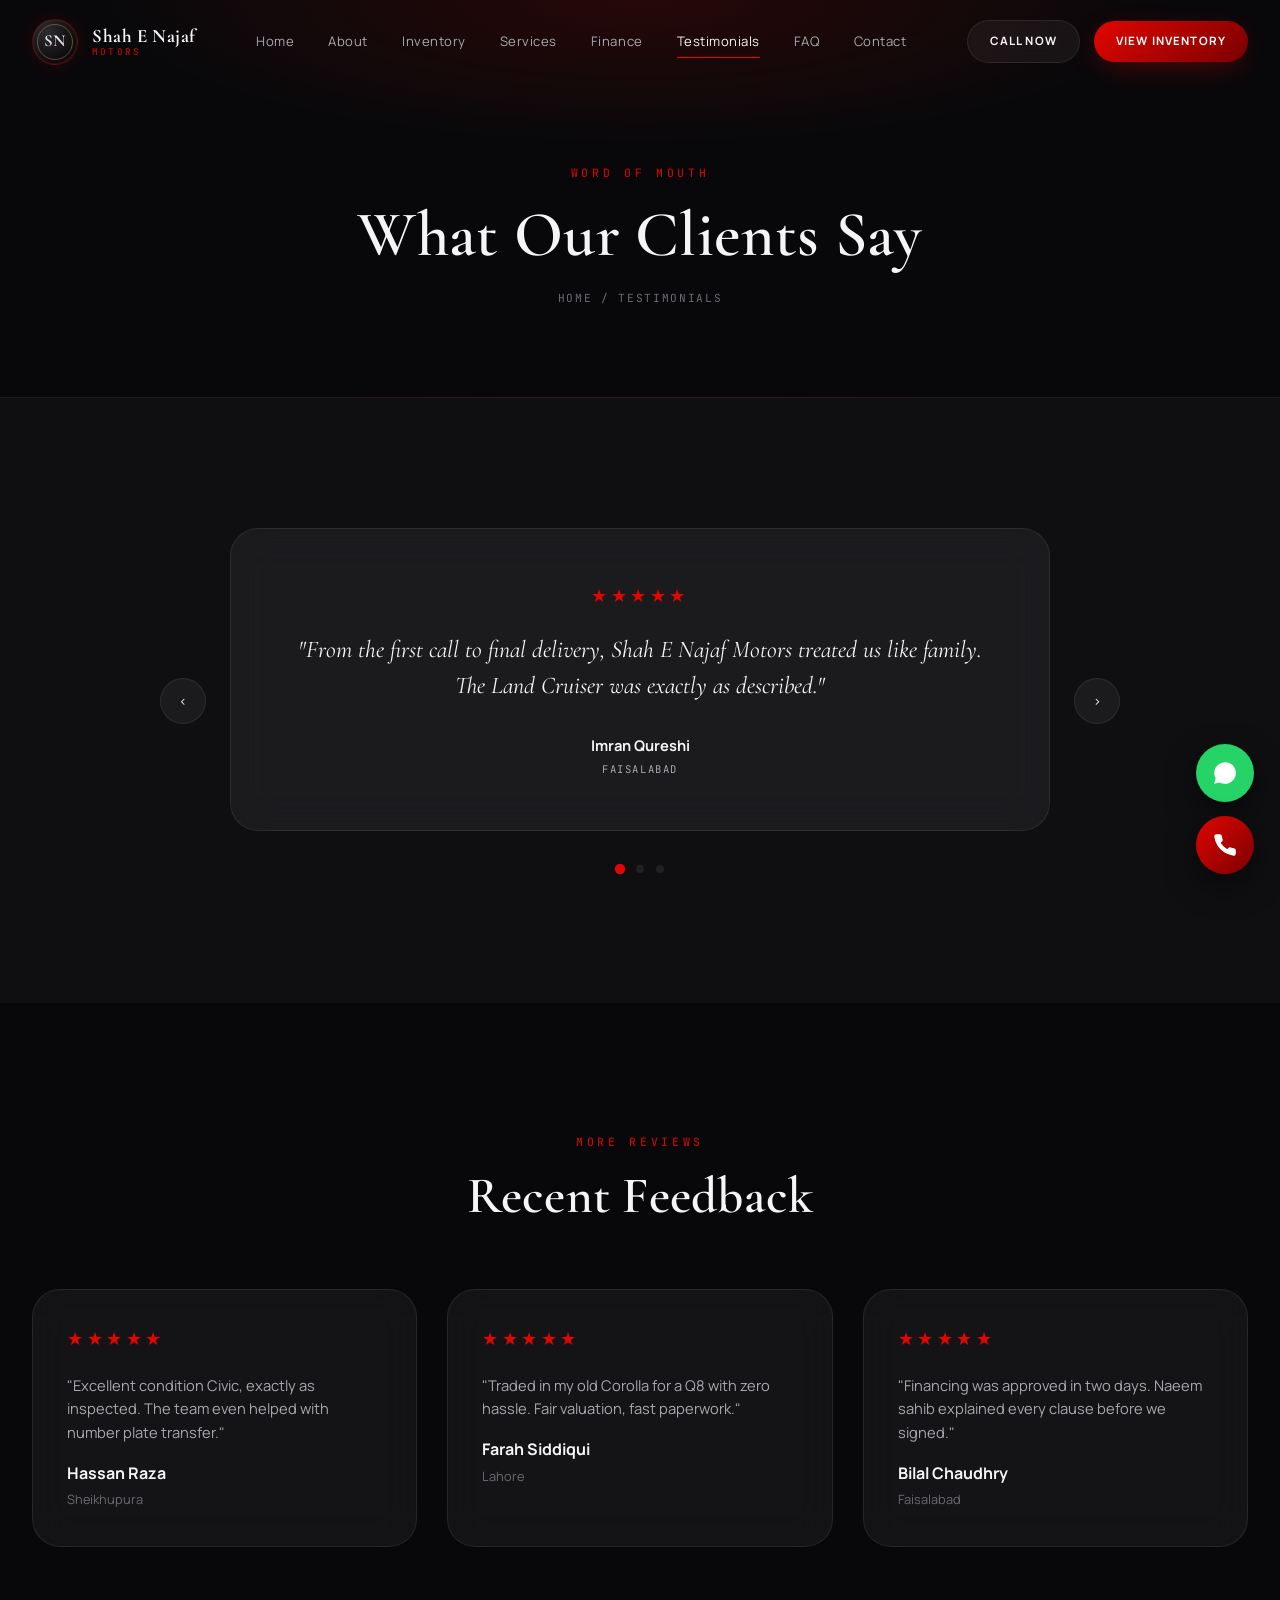
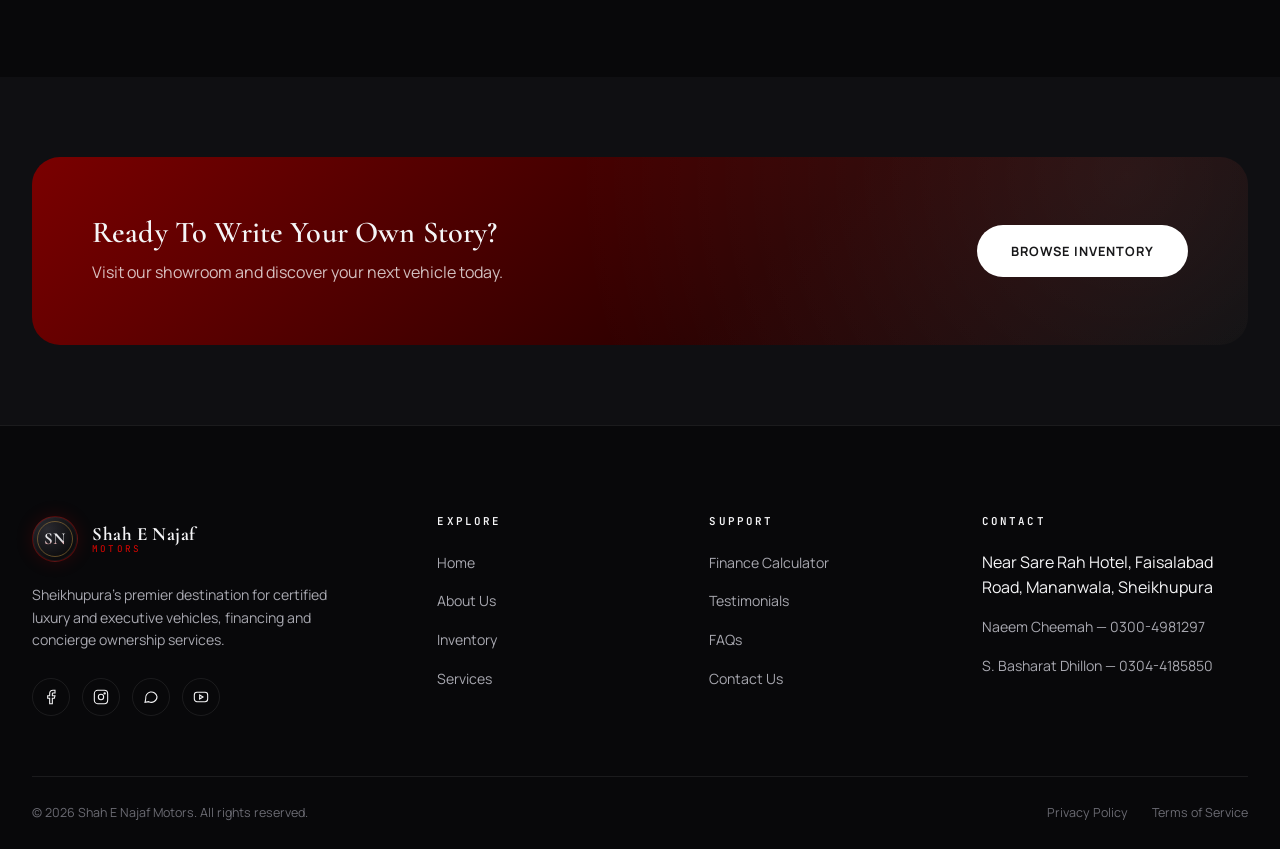
<file: testimonials.html>
<!DOCTYPE html>
<html lang="en">
<head>
<meta charset="UTF-8">
<meta name="viewport" content="width=device-width, initial-scale=1.0">
<title>Testimonials | Shah E Najaf Motors</title>
<meta name="description" content="Read what customers across Sheikhupura, Faisalabad and Mananwala say about their experience buying luxury vehicles at Shah E Najaf Motors.">
<link rel="canonical" href="https://shahenajafmotors.example/testimonials.html">
<link rel="preconnect" href="https://fonts.googleapis.com">
<link rel="preconnect" href="https://fonts.gstatic.com" crossorigin>
<link href="https://fonts.googleapis.com/css2?family=Cormorant+Garamond:wght@500;600;700&family=Manrope:wght@400;500;600;700;800&family=JetBrains+Mono:wght@400;500&display=swap" rel="stylesheet">
<link rel="stylesheet" href="style.css">
</head>
<body>
<div id="loader"><div class="crest lg loader-crest"><span>SN</span></div><div class="loader-bar"><span></span></div><div class="loader-label">Curating Excellence</div></div>

<header class="navbar">
  <div class="container nav-inner">
    <a href="index.html" class="brand"><div class="crest"><span>SN</span></div><div class="brand-text"><b>Shah E Najaf</b><small>Motors</small></div></a>
    <nav class="nav-links">
      <a href="index.html">Home</a><a href="about.html">About</a><a href="inventory.html">Inventory</a>
      <a href="services.html">Services</a><a href="finance.html">Finance</a><a href="testimonials.html" class="active">Testimonials</a>
      <a href="faq.html">FAQ</a><a href="contact.html">Contact</a>
    </nav>
    <div class="nav-cta">
      <a href="tel:+923004981297" class="btn btn-ghost btn-sm">Call Now</a>
      <a href="inventory.html" class="btn btn-primary btn-sm">View Inventory</a>
      <button class="nav-toggle" aria-label="Toggle navigation"><span></span><span></span><span></span></button>
    </div>
  </div>
</header>

<section class="page-hero">
  <div class="container">
    <span class="eyebrow">Word Of Mouth</span>
    <h1 style="font-size:clamp(2.4rem,5vw,4rem);">What Our Clients Say</h1>
    <p class="breadcrumb"><a href="index.html">Home</a> / Testimonials</p>
  </div>
</section>

<section class="section">
  <div class="container">
    <div class="testi-slider reveal">
      <button class="testi-arrow prev" aria-label="Previous">‹</button>
      <button class="testi-arrow next" aria-label="Next">›</button>
      <div class="glass-card testi-track">
        <div class="testi-slides">
          <div class="testi-slide">
            <div class="stars">★★★★★</div>
            <p>"From the first call to final delivery, Shah E Najaf Motors treated us like family. The Land Cruiser was exactly as described."</p>
            <div class="testi-person"><b>Imran Qureshi</b><span>Faisalabad</span></div>
          </div>
          <div class="testi-slide">
            <div class="stars">★★★★★</div>
            <p>"Sardar Sahib personally walked us through the financing options. We drove home our S-Class the very same week."</p>
            <div class="testi-person"><b>Ayesha Malik</b><span>Sheikhupura</span></div>
          </div>
          <div class="testi-slide">
            <div class="stars">★★★★★</div>
            <p>"Best dealership on Faisalabad Road, hands down. Honest inspection reports and a genuinely warm team."</p>
            <div class="testi-person"><b>Waqas Ahmed</b><span>Mananwala</span></div>
          </div>
        </div>
      </div>
      <div class="testi-nav"></div>
    </div>
  </div>
</section>

<section class="section bg-void">
  <div class="container">
    <div class="section-head center reveal" style="margin-left:auto;margin-right:auto;">
      <span class="eyebrow">More Reviews</span>
      <h2>Recent Feedback</h2>
    </div>
    <div class="car-grid">
      <div class="glass-card owner-card reveal" style="text-align:left;padding:34px;">
        <div class="stars">★★★★★</div>
        <p style="font-family:var(--f-body);font-style:normal;color:var(--c-mist);font-size:.92rem;margin:16px 0;">"Excellent condition Civic, exactly as inspected. The team even helped with number plate transfer."</p>
        <b>Hassan Raza</b><br><span style="font-size:.8rem;color:var(--c-steel);">Sheikhupura</span>
      </div>
      <div class="glass-card owner-card reveal" style="text-align:left;padding:34px;">
        <div class="stars">★★★★★</div>
        <p style="font-family:var(--f-body);font-style:normal;color:var(--c-mist);font-size:.92rem;margin:16px 0;">"Traded in my old Corolla for a Q8 with zero hassle. Fair valuation, fast paperwork."</p>
        <b>Farah Siddiqui</b><br><span style="font-size:.8rem;color:var(--c-steel);">Lahore</span>
      </div>
      <div class="glass-card owner-card reveal" style="text-align:left;padding:34px;">
        <div class="stars">★★★★★</div>
        <p style="font-family:var(--f-body);font-style:normal;color:var(--c-mist);font-size:.92rem;margin:16px 0;">"Financing was approved in two days. Naeem sahib explained every clause before we signed."</p>
        <b>Bilal Chaudhry</b><br><span style="font-size:.8rem;color:var(--c-steel);">Faisalabad</span>
      </div>
    </div>
  </div>
</section>

<section class="section-tight">
  <div class="container">
    <div class="newsletter reveal">
      <div><h3 style="margin-bottom:10px;">Ready To Write Your Own Story?</h3><p style="color:rgba(255,255,255,.75);max-width:44ch;">Visit our showroom and discover your next vehicle today.</p></div>
      <a href="inventory.html" class="btn" style="background:#fff;color:var(--c-void);padding:16px 34px;border-radius:999px;font-weight:700;letter-spacing:.08em;text-transform:uppercase;font-size:.8rem;">Browse Inventory</a>
    </div>
  </div>
</section>

<footer>
  <div class="container">
    <div class="footer-grid">
      <div class="footer-brand">
        <div class="brand"><div class="crest"><span>SN</span></div><div class="brand-text"><b>Shah E Najaf</b><small>Motors</small></div></div>
        <p>Sheikhupura's premier destination for certified luxury and executive vehicles, financing and concierge ownership services.</p>
        <div class="social-row">
          <a href="#" aria-label="Facebook"><svg viewBox="0 0 24 24" fill="none" stroke-width="1.6"><path d="M18 2h-3a5 5 0 00-5 5v3H7v4h3v8h4v-8h3l1-4h-4V7a1 1 0 011-1h3z"/></svg></a>
          <a href="#" aria-label="Instagram"><svg viewBox="0 0 24 24" fill="none" stroke-width="1.6"><rect x="2" y="2" width="20" height="20" rx="5"/><circle cx="12" cy="12" r="4"/><circle cx="17.5" cy="6.5" r="1"/></svg></a>
          <a href="https://wa.me/923004981297" aria-label="WhatsApp"><svg viewBox="0 0 24 24" fill="none" stroke-width="1.6"><path d="M21 11.5a8.5 8.5 0 01-12.4 7.5L3 20l1.1-5.4A8.5 8.5 0 1121 11.5z"/></svg></a>
          <a href="#" aria-label="YouTube"><svg viewBox="0 0 24 24" fill="none" stroke-width="1.6"><rect x="2" y="5" width="20" height="14" rx="4"/><path d="M10 9l5 3-5 3z"/></svg></a>
        </div>
      </div>
      <div class="footer-col"><h4>Explore</h4><ul><li><a href="index.html">Home</a></li><li><a href="about.html">About Us</a></li><li><a href="inventory.html">Inventory</a></li><li><a href="services.html">Services</a></li></ul></div>
      <div class="footer-col"><h4>Support</h4><ul><li><a href="finance.html">Finance Calculator</a></li><li><a href="testimonials.html">Testimonials</a></li><li><a href="faq.html">FAQs</a></li><li><a href="contact.html">Contact Us</a></li></ul></div>
      <div class="footer-col"><h4>Contact</h4><ul><li>Near Sare Rah Hotel, Faisalabad Road, Mananwala, Sheikhupura</li><li><a href="tel:+923004981297">Naeem Cheemah — 0300-4981297</a></li><li><a href="tel:+923044185850">S. Basharat Dhillon — 0304-4185850</a></li></ul></div>
    </div>
    <div class="footer-bottom"><p>© 2026 Shah E Najaf Motors. All rights reserved.</p><div class="footer-bottom-links"><a href="#">Privacy Policy</a><a href="#">Terms of Service</a></div></div>
  </div>
</footer>

<div class="float-stack">
  <a class="float-btn whatsapp" href="https://wa.me/923004981297" target="_blank" rel="noopener" aria-label="Chat on WhatsApp"><svg viewBox="0 0 24 24"><path d="M17 14.5c-.3-.2-1.8-.9-2.1-1s-.5-.1-.7.1-.8 1-.9 1.2-.3.2-.6.1a7 7 0 01-3.5-3.1c-.3-.5.3-.5.7-1.5.1-.2 0-.4 0-.5L9 7.9c-.2-.5-.4-.4-.6-.4h-.5a1 1 0 00-.7.3 3 3 0 00-1 2.3c0 1.3 1 2.6 1.1 2.8.1.2 2 3.1 4.8 4.3.7.3 1.2.5 1.6.6.7.2 1.3.2 1.8.1.5-.1 1.7-.7 1.9-1.3.2-.7.2-1.2.2-1.3s-.2-.2-.5-.3z"/><path d="M12 2a10 10 0 00-8.6 15L2 22l5.1-1.3A10 10 0 1012 2z"/></svg></a>
  <a class="float-btn call" href="tel:+923004981297" aria-label="Call Now"><svg viewBox="0 0 24 24"><path d="M22 16.9v3a2 2 0 01-2.2 2 19.8 19.8 0 01-8.6-3.1 19.5 19.5 0 01-6-6 19.8 19.8 0 01-3.1-8.7A2 2 0 014.1 2h3a2 2 0 012 1.7c.1 1 .3 2 .7 3a2 2 0 01-.5 2.1L8 10a16 16 0 006 6l1.2-1.3a2 2 0 012.1-.5c1 .4 2 .6 3 .7a2 2 0 011.7 2z"/></svg></a>
</div>
<button class="back-top" id="backTop" aria-label="Back to top"><svg viewBox="0 0 24 24" fill="none" stroke-width="2"><path d="M12 19V5M5 12l7-7 7 7"/></svg></button>

<script src="script.js"></script>
</body>
</html>
</file>
<file: style.css>
/* =========================================================
   SHAH E NAJAF MOTORS — LUXURY DESIGN SYSTEM
   Black / White / Red · Glass Morphism · Heritage Crest
   ========================================================= */

:root{
  /* ---- Color tokens ---- */
  --c-void:        #08080a;   /* deepest background */
  --c-obsidian:     #0f0f12;  /* base background */
  --c-surface:      #17171b;  /* card / panel surface */
  --c-surface-2:    #1f1f24;  /* elevated surface */
  --c-hairline:     rgba(255,255,255,0.08);
  --c-glass:        rgba(255,255,255,0.05);
  --c-glass-strong: rgba(255,255,255,0.09);
  --c-pearl:        #f5f5f7;  /* primary text on dark */
  --c-mist:         #a8a8b0;  /* muted text */
  --c-steel:        #6b6b73;  /* faint text */
  --c-crimson:      #e10600;  /* primary accent */
  --c-crimson-deep: #7a0000;  /* gradient depth */
  --c-crimson-glow: rgba(225,6,0,0.45);
  --c-gold-hair:    #b48a3f;  /* rare heritage hairline accent */

  /* ---- Type ---- */
  --f-display: 'Cormorant Garamond', 'Playfair Display', serif;
  --f-body:    'Manrope', -apple-system, BlinkMacSystemFont, 'Segoe UI', sans-serif;
  --f-mono:    'JetBrains Mono', 'Courier New', monospace;

  /* ---- Rhythm ---- */
  --radius-s: 8px;
  --radius-m: 16px;
  --radius-l: 28px;
  --ease-lux: cubic-bezier(.22,1,.36,1);
  --nav-h: 84px;
}

/* ---------------- Reset ---------------- */
*,*::before,*::after{ margin:0; padding:0; box-sizing:border-box; }
html{ scroll-behavior:smooth; }
html,body{ background:var(--c-obsidian); color:var(--c-pearl); }
body{
  font-family:var(--f-body);
  font-size:16px;
  line-height:1.6;
  overflow-x:hidden;
  -webkit-font-smoothing:antialiased;
}
img{ max-width:100%; display:block; }
a{ color:inherit; text-decoration:none; }
ul{ list-style:none; }
button{ font-family:inherit; cursor:pointer; border:none; background:none; color:inherit; }
input,select,textarea{ font-family:inherit; font-size:1rem; color:var(--c-pearl); background:none; border:none; outline:none; }
::selection{ background:var(--c-crimson); color:#fff; }

@media (prefers-reduced-motion: reduce){
  *{ animation-duration:0.01ms !important; animation-iteration-count:1 !important; transition-duration:0.01ms !important; scroll-behavior:auto !important; }
}

::-webkit-scrollbar{ width:8px; }
::-webkit-scrollbar-track{ background:var(--c-void); }
::-webkit-scrollbar-thumb{ background:linear-gradient(var(--c-crimson-deep),var(--c-crimson)); border-radius:10px; }

/* ---------------- Utility ---------------- */
.container{ width:100%; max-width:1320px; margin:0 auto; padding:0 32px; }
.eyebrow{
  font-family:var(--f-mono); font-size:.72rem; letter-spacing:.32em; text-transform:uppercase;
  color:var(--c-crimson); display:flex; align-items:center; gap:14px; margin-bottom:18px;
}
.eyebrow::before{ content:''; width:34px; height:1px; background:var(--c-crimson); }
.section{ padding:130px 0; position:relative; }
.section-tight{ padding:80px 0; }
.section-head{ max-width:680px; margin-bottom:64px; }
.section-head.center{ margin-left:auto; margin-right:auto; text-align:center; }
.section-head.center .eyebrow{ justify-content:center; }
.section-head.center .eyebrow::before{ display:none; }
h1,h2,h3,h4{ font-family:var(--f-display); font-weight:600; line-height:1.08; letter-spacing:.005em; }
h2{ font-size:clamp(2.1rem,4vw,3.2rem); }
h3{ font-size:clamp(1.4rem,2.4vw,1.9rem); }
p.lead{ color:var(--c-mist); font-size:1.08rem; max-width:60ch; }
.text-muted{ color:var(--c-mist); }
.bg-void{ background:var(--c-void); }
.divider-hair{ height:1px; width:100%; background:linear-gradient(90deg,transparent,var(--c-hairline),transparent); }

/* ---------------- Crest signature mark ---------------- */
.crest{
  width:46px; height:46px; border-radius:50%; position:relative; flex-shrink:0;
  background: radial-gradient(circle at 32% 28%, #2a2a30, #0c0c0e 70%);
  border:1px solid rgba(225,6,0,.35);
  display:flex; align-items:center; justify-content:center;
  box-shadow: 0 0 0 1px rgba(255,255,255,.04) inset, 0 0 18px rgba(225,6,0,.15);
}
.crest::before{
  content:''; position:absolute; inset:4px; border-radius:50%;
  border:1px solid rgba(180,138,63,.5);
}
.crest span{
  font-family:var(--f-display); font-weight:700; font-size:1.05rem; letter-spacing:.02em;
  background:linear-gradient(180deg,#fff, #d9d9de 55%, var(--c-crimson));
  -webkit-background-clip:text; background-clip:text; color:transparent;
}
.crest.lg{ width:88px; height:88px; }
.crest.lg span{ font-size:2rem; }

/* ---------------- Buttons ---------------- */
.btn{
  display:inline-flex; align-items:center; justify-content:center; gap:10px;
  padding:16px 34px; border-radius:999px; font-size:.86rem; font-weight:700;
  letter-spacing:.1em; text-transform:uppercase; font-family:var(--f-body);
  transition:transform .45s var(--ease-lux), box-shadow .45s var(--ease-lux), background .3s;
  white-space:nowrap;
}
.btn-primary{
  background:linear-gradient(135deg,var(--c-crimson),var(--c-crimson-deep));
  color:#fff; box-shadow:0 8px 30px -8px var(--c-crimson-glow);
}
.btn-primary:hover{ transform:translateY(-3px); box-shadow:0 16px 40px -8px var(--c-crimson-glow); }
.btn-ghost{
  background:var(--c-glass); backdrop-filter:blur(14px); -webkit-backdrop-filter:blur(14px);
  border:1px solid var(--c-hairline); color:var(--c-pearl);
}
.btn-ghost:hover{ border-color:rgba(225,6,0,.5); transform:translateY(-3px); background:var(--c-glass-strong); }
.btn-block{ width:100%; }
.btn-sm{ padding:11px 22px; font-size:.72rem; }

/* ---------------- Loading Screen ---------------- */
#loader{
  position:fixed; inset:0; z-index:9999; background:var(--c-void);
  display:flex; align-items:center; justify-content:center; flex-direction:column; gap:26px;
  transition:opacity .8s var(--ease-lux), visibility .8s var(--ease-lux);
}
#loader.hidden{ opacity:0; visibility:hidden; pointer-events:none; }
.loader-crest{ animation:pulseCrest 1.8s ease-in-out infinite; }
@keyframes pulseCrest{ 0%,100%{ transform:scale(1); opacity:1; } 50%{ transform:scale(1.08); opacity:.75; } }
.loader-bar{ width:220px; height:2px; background:rgba(255,255,255,.08); border-radius:2px; overflow:hidden; }
.loader-bar span{ display:block; height:100%; width:0%; background:linear-gradient(90deg,var(--c-crimson-deep),var(--c-crimson)); transition:width .25s ease-out; }
.loader-label{ font-family:var(--f-mono); font-size:.68rem; letter-spacing:.35em; text-transform:uppercase; color:var(--c-mist); }

/* ---------------- Navigation ---------------- */
.navbar{
  position:fixed; top:0; left:0; right:0; z-index:1000; height:var(--nav-h);
  display:flex; align-items:center; transition:background .4s var(--ease-lux), border-color .4s, height .4s;
  border-bottom:1px solid transparent;
}
.navbar.scrolled{
  height:70px; background:rgba(10,10,12,.72); backdrop-filter:blur(18px); -webkit-backdrop-filter:blur(18px);
  border-bottom:1px solid var(--c-hairline);
}
.nav-inner{ width:100%; display:flex; align-items:center; justify-content:space-between; gap:24px; }
.brand{ display:flex; align-items:center; gap:14px; }
.brand-text{ display:flex; flex-direction:column; line-height:1.1; }
.brand-text b{ font-family:var(--f-display); font-size:1.18rem; letter-spacing:.03em; font-weight:700; }
.brand-text small{ font-family:var(--f-mono); font-size:.58rem; letter-spacing:.24em; color:var(--c-crimson); text-transform:uppercase; }
.nav-links{ display:flex; align-items:center; gap:2px; }
.nav-links a{
  position:relative; padding:10px 16px; font-size:.82rem; letter-spacing:.04em; color:var(--c-mist);
  transition:color .3s;
}
.nav-links a::after{
  content:''; position:absolute; left:16px; right:16px; bottom:4px; height:1px; background:var(--c-crimson);
  transform:scaleX(0); transform-origin:left; transition:transform .35s var(--ease-lux);
}
.nav-links a:hover, .nav-links a.active{ color:var(--c-pearl); }
.nav-links a.active::after, .nav-links a:hover::after{ transform:scaleX(1); }
.nav-cta{ display:flex; align-items:center; gap:14px; }
.nav-toggle{ display:none; flex-direction:column; gap:5px; width:30px; z-index:1100; }
.nav-toggle span{ height:2px; width:100%; background:var(--c-pearl); transition:transform .3s, opacity .3s; }
.nav-toggle.open span:nth-child(1){ transform:translateY(7px) rotate(45deg); }
.nav-toggle.open span:nth-child(2){ opacity:0; }
.nav-toggle.open span:nth-child(3){ transform:translateY(-7px) rotate(-45deg); }

/* ---------------- Hero ---------------- */
.hero{
  position:relative; min-height:100vh; display:flex; align-items:center; overflow:hidden;
  background:
    radial-gradient(ellipse 70% 60% at 50% 0%, rgba(225,6,0,.14), transparent 60%),
    radial-gradient(ellipse 90% 70% at 80% 100%, rgba(225,6,0,.08), transparent 60%),
    var(--c-void);
}
.hero-grid{ position:absolute; inset:0; background-image:linear-gradient(rgba(255,255,255,.035) 1px,transparent 1px),linear-gradient(90deg,rgba(255,255,255,.035) 1px,transparent 1px); background-size:64px 64px; mask-image:radial-gradient(ellipse 80% 60% at 50% 30%, black, transparent 75%); opacity:.6; }
#car-canvas-wrap{ position:absolute; inset:0; z-index:1; }
#car-canvas{ width:100%; height:100%; display:block; opacity:0; transition:opacity 1.4s var(--ease-lux); }
#car-canvas.ready{ opacity:1; }
.hero-content{ position:relative; z-index:2; width:100%; padding-top:var(--nav-h); }
.hero-inner{ max-width:760px; }
.hero-eyebrow{ font-family:var(--f-mono); font-size:.74rem; letter-spacing:.34em; text-transform:uppercase; color:var(--c-crimson); margin-bottom:24px; display:block; }
.hero h1{
  font-size:clamp(2.8rem,6.4vw,5.6rem); font-weight:600; letter-spacing:.01em;
  background:linear-gradient(180deg,#ffffff 20%, #cfcfd6 65%, #8a8a92);
  -webkit-background-clip:text; background-clip:text; color:transparent;
}
.hero h1 em{ font-style:italic; color:var(--c-crimson); background:none; -webkit-text-fill-color:var(--c-crimson); }
.hero p.lead{ margin-top:26px; font-size:1.15rem; }
.hero-actions{ display:flex; gap:18px; margin-top:44px; flex-wrap:wrap; }
.hero-hint{ position:absolute; bottom:38px; left:0; right:0; display:flex; justify-content:center; z-index:2; }
.hero-hint span{ font-family:var(--f-mono); font-size:.62rem; letter-spacing:.3em; text-transform:uppercase; color:var(--c-steel); display:flex; flex-direction:column; align-items:center; gap:10px; }
.hero-hint i{ width:1px; height:34px; background:linear-gradient(var(--c-crimson),transparent); animation:hintMove 1.8s ease-in-out infinite; }
@keyframes hintMove{ 0%,100%{ opacity:.3; } 50%{ opacity:1; } }

/* ---------------- Stats ---------------- */
.stats-strip{ background:var(--c-surface); border-top:1px solid var(--c-hairline); border-bottom:1px solid var(--c-hairline); }
.stats-grid{ display:grid; grid-template-columns:repeat(4,1fr); }
.stat{ text-align:center; padding:52px 20px; border-left:1px solid var(--c-hairline); }
.stat:first-child{ border-left:none; }
.stat .num{ font-family:var(--f-display); font-size:clamp(2.2rem,4vw,3rem); font-weight:700; color:var(--c-pearl); }
.stat .num span{ color:var(--c-crimson); }
.stat .label{ font-family:var(--f-mono); font-size:.66rem; letter-spacing:.2em; text-transform:uppercase; color:var(--c-mist); margin-top:8px; }

/* ---------------- Brand strip ---------------- */
.brand-strip{ padding:60px 0; overflow:hidden; }
.marquee{ display:flex; gap:80px; width:max-content; animation:scrollLeft 26s linear infinite; }
.marquee span{ font-family:var(--f-display); font-size:1.7rem; letter-spacing:.06em; color:var(--c-steel); white-space:nowrap; transition:color .3s; }
.marquee span:hover{ color:var(--c-pearl); }
@keyframes scrollLeft{ from{ transform:translateX(0); } to{ transform:translateX(-50%); } }

/* ---------------- Glass Card ---------------- */
.glass-card{
  background:var(--c-glass); backdrop-filter:blur(20px); -webkit-backdrop-filter:blur(20px);
  border:1px solid var(--c-hairline); border-radius:var(--radius-l);
  transition:transform .5s var(--ease-lux), border-color .4s, box-shadow .5s var(--ease-lux);
}
.glass-card:hover{ transform:translateY(-8px); border-color:rgba(225,6,0,.35); box-shadow:0 30px 60px -20px rgba(0,0,0,.6); }

/* ---------------- Car Card ---------------- */
.car-grid{ display:grid; grid-template-columns:repeat(3,1fr); gap:30px; }
.car-card{ overflow:hidden; position:relative; }
.car-card .tag{
  position:absolute; top:22px; left:22px; z-index:2; font-family:var(--f-mono); font-size:.62rem;
  letter-spacing:.18em; text-transform:uppercase; padding:7px 14px; border-radius:999px;
  background:rgba(225,6,0,.16); border:1px solid rgba(225,6,0,.4); color:#ff9c96;
}
.car-visual{
  position:relative; height:220px; display:flex; align-items:center; justify-content:center;
  background:
    radial-gradient(ellipse 80% 60% at 50% 100%, rgba(225,6,0,.16), transparent 70%),
    linear-gradient(180deg,#1c1c21,#111114);
  border-bottom:1px solid var(--c-hairline); overflow:hidden;
}
.car-visual svg{ width:78%; filter:drop-shadow(0 18px 24px rgba(0,0,0,.55)); transition:transform .6s var(--ease-lux); }
.car-card:hover .car-visual svg{ transform:translateX(6px) scale(1.03); }
.car-visual::after{ content:''; position:absolute; bottom:0; left:10%; right:10%; height:14px; background:radial-gradient(ellipse, rgba(0,0,0,.55), transparent 70%); }
.car-body{ padding:28px; }
.car-body .make{ font-family:var(--f-mono); font-size:.64rem; letter-spacing:.2em; text-transform:uppercase; color:var(--c-crimson); margin-bottom:6px; }
.car-body h3{ margin-bottom:12px; }
.car-specs{ display:flex; gap:18px; margin:18px 0; flex-wrap:wrap; }
.car-specs div{ font-size:.76rem; color:var(--c-mist); display:flex; align-items:center; gap:6px; }
.car-specs strong{ color:var(--c-pearl); font-family:var(--f-mono); }
.car-footer{ display:flex; align-items:center; justify-content:space-between; margin-top:22px; padding-top:20px; border-top:1px solid var(--c-hairline); }
.car-price{ font-family:var(--f-display); font-size:1.35rem; font-weight:700; }
.car-price small{ display:block; font-family:var(--f-mono); font-size:.6rem; letter-spacing:.15em; color:var(--c-steel); font-weight:400; text-transform:uppercase; }

/* ---------------- Services ---------------- */
.services-grid{ display:grid; grid-template-columns:repeat(4,1fr); gap:26px; }
.service-card{ padding:38px 30px; }
.service-icon{ width:56px; height:56px; border-radius:14px; background:linear-gradient(135deg,rgba(225,6,0,.25),rgba(225,6,0,.05)); border:1px solid rgba(225,6,0,.3); display:flex; align-items:center; justify-content:center; margin-bottom:26px; }
.service-icon svg{ width:26px; height:26px; stroke:var(--c-crimson); }
.service-card h3{ margin-bottom:12px; font-size:1.2rem; }
.service-card p{ color:var(--c-mist); font-size:.92rem; }

/* ---------------- Why choose us ---------------- */
.why-wrap{ display:grid; grid-template-columns:1fr 1fr; gap:80px; align-items:center; }
.why-list{ display:flex; flex-direction:column; gap:26px; margin-top:30px; }
.why-item{ display:flex; gap:20px; }
.why-num{ font-family:var(--f-display); font-size:1.6rem; color:var(--c-crimson); font-weight:700; min-width:44px; }
.why-item h4{ font-family:var(--f-body); font-size:1.02rem; font-weight:700; margin-bottom:6px; }
.why-item p{ color:var(--c-mist); font-size:.9rem; }
.why-visual{ position:relative; aspect-ratio:4/5; border-radius:var(--radius-l); overflow:hidden; background:linear-gradient(160deg,#1c1c21,#0c0c0e); border:1px solid var(--c-hairline); display:flex; align-items:center; justify-content:center; }
.why-visual .crest{ width:140px; height:140px; }
.why-visual .crest span{ font-size:3.2rem; }

/* ---------------- Testimonials ---------------- */
.testi-slider{ position:relative; max-width:820px; margin:0 auto; }
.testi-track{ overflow:hidden; }
.testi-slides{ display:flex; transition:transform .6s var(--ease-lux); }
.testi-slide{ min-width:100%; padding:52px 60px; text-align:center; }
.stars{ color:var(--c-crimson); font-size:1.1rem; letter-spacing:.2em; margin-bottom:22px; }
.testi-slide p{ font-family:var(--f-display); font-size:1.5rem; line-height:1.5; font-style:italic; color:var(--c-pearl); margin-bottom:30px; }
.testi-person{ display:flex; flex-direction:column; align-items:center; gap:4px; }
.testi-person b{ font-size:.92rem; }
.testi-person span{ font-family:var(--f-mono); font-size:.66rem; letter-spacing:.15em; color:var(--c-mist); text-transform:uppercase; }
.testi-nav{ display:flex; justify-content:center; gap:12px; margin-top:34px; }
.testi-dot{ width:8px; height:8px; border-radius:50%; background:var(--c-hairline); transition:background .3s, transform .3s; }
.testi-dot.active{ background:var(--c-crimson); transform:scale(1.3); }
.testi-arrow{ position:absolute; top:50%; transform:translateY(-50%); width:46px; height:46px; border-radius:50%; display:flex; align-items:center; justify-content:center; background:var(--c-glass); border:1px solid var(--c-hairline); transition:.3s; }
.testi-arrow:hover{ background:var(--c-crimson); border-color:var(--c-crimson); }
.testi-arrow.prev{ left:-70px; } .testi-arrow.next{ right:-70px; }
@media(max-width:900px){ .testi-arrow{ display:none; } }

/* ---------------- FAQ ---------------- */
.faq-list{ max-width:820px; margin:0 auto; display:flex; flex-direction:column; gap:14px; }
.faq-item{ border-radius:var(--radius-m); overflow:hidden; }
.faq-q{ display:flex; align-items:center; justify-content:space-between; padding:24px 28px; gap:20px; }
.faq-q h4{ font-family:var(--f-body); font-size:1rem; font-weight:700; }
.faq-q .plus{ width:26px; height:26px; border-radius:50%; border:1px solid var(--c-hairline); position:relative; flex-shrink:0; transition:transform .4s var(--ease-lux), border-color .3s; }
.faq-q .plus::before,.faq-q .plus::after{ content:''; position:absolute; background:var(--c-pearl); top:50%; left:50%; }
.faq-q .plus::before{ width:10px; height:1px; transform:translate(-50%,-50%); }
.faq-q .plus::after{ width:1px; height:10px; transform:translate(-50%,-50%); transition:opacity .3s; }
.faq-item.open .plus{ transform:rotate(180deg); border-color:var(--c-crimson); }
.faq-item.open .plus::after{ opacity:0; }
.faq-a{ max-height:0; overflow:hidden; transition:max-height .5s var(--ease-lux); }
.faq-a p{ padding:0 28px 26px; color:var(--c-mist); font-size:.92rem; max-width:65ch; }

/* ---------------- Contact / Map ---------------- */
.contact-wrap{ display:grid; grid-template-columns:1fr 1fr; gap:40px; align-items:stretch; }
.contact-card{ padding:44px; display:flex; flex-direction:column; }
.info-row{ display:flex; gap:18px; padding:18px 0; border-bottom:1px solid var(--c-hairline); }
.info-row:last-child{ border-bottom:none; }
.info-icon{ width:44px; height:44px; border-radius:12px; background:rgba(225,6,0,.1); border:1px solid rgba(225,6,0,.28); display:flex; align-items:center; justify-content:center; flex-shrink:0; }
.info-icon svg{ width:19px; height:19px; stroke:var(--c-crimson); }
.info-row b{ display:block; font-size:.92rem; margin-bottom:3px; }
.info-row span, .info-row a{ font-size:.86rem; color:var(--c-mist); }
.info-row a:hover{ color:var(--c-crimson); }
.map-frame{ border-radius:var(--radius-l); overflow:hidden; border:1px solid var(--c-hairline); height:100%; min-height:320px; filter:grayscale(.4) contrast(1.1); }
.map-frame iframe{ width:100%; height:100%; min-height:320px; border:0; }

.form-field{ margin-bottom:20px; }
.form-field label{ display:block; font-family:var(--f-mono); font-size:.64rem; letter-spacing:.15em; text-transform:uppercase; color:var(--c-mist); margin-bottom:10px; }
.form-field input, .form-field select, .form-field textarea{
  width:100%; padding:15px 18px; background:rgba(255,255,255,.04); border:1px solid var(--c-hairline);
  border-radius:var(--radius-s); transition:border-color .3s, background .3s;
}
.form-field input:focus, .form-field select:focus, .form-field textarea:focus{ border-color:var(--c-crimson); background:rgba(255,255,255,.06); }
.form-field textarea{ resize:vertical; min-height:120px; }
.form-row{ display:grid; grid-template-columns:1fr 1fr; gap:18px; }
.form-note{ font-size:.78rem; color:var(--c-steel); margin-top:14px; }
.form-success{ display:none; text-align:center; padding:40px 20px; }
.form-success.show{ display:block; }
.form-success svg{ width:56px; height:56px; stroke:var(--c-crimson); margin:0 auto 20px; }

/* ---------------- Newsletter ---------------- */
.newsletter{ background:linear-gradient(135deg,var(--c-crimson-deep),#2b0000 60%, var(--c-void)); border-radius:var(--radius-l); padding:60px; display:flex; align-items:center; justify-content:space-between; gap:40px; flex-wrap:wrap; position:relative; overflow:hidden; }
.newsletter::before{ content:''; position:absolute; inset:0; background:radial-gradient(circle at 90% 10%, rgba(255,255,255,.08), transparent 50%); }
.newsletter-form{ display:flex; gap:12px; position:relative; z-index:1; min-width:320px; flex:1; max-width:440px; }
.newsletter-form input{ flex:1; padding:16px 20px; background:rgba(0,0,0,.3); border:1px solid rgba(255,255,255,.15); border-radius:999px; }
.newsletter-form button{ padding:16px 30px; border-radius:999px; background:#fff; color:var(--c-void); font-weight:700; font-size:.8rem; letter-spacing:.08em; text-transform:uppercase; white-space:nowrap; }

/* ---------------- Footer ---------------- */
footer{ background:var(--c-void); border-top:1px solid var(--c-hairline); padding-top:90px; }
.footer-grid{ display:grid; grid-template-columns:1.6fr 1fr 1fr 1.2fr; gap:50px; padding-bottom:60px; }
.footer-brand p{ color:var(--c-mist); font-size:.88rem; margin:22px 0 26px; max-width:34ch; }
.footer-col h4{ font-family:var(--f-mono); font-size:.68rem; letter-spacing:.2em; text-transform:uppercase; color:var(--c-pearl); margin-bottom:22px; }
.footer-col ul{ display:flex; flex-direction:column; gap:13px; }
.footer-col a{ color:var(--c-mist); font-size:.88rem; transition:color .3s, padding-left .3s; }
.footer-col a:hover{ color:var(--c-crimson); padding-left:4px; }
.social-row{ display:flex; gap:12px; margin-top:6px; }
.social-row a{ width:38px; height:38px; border-radius:50%; border:1px solid var(--c-hairline); display:flex; align-items:center; justify-content:center; transition:.3s; }
.social-row a:hover{ background:var(--c-crimson); border-color:var(--c-crimson); transform:translateY(-3px); }
.social-row svg{ width:16px; height:16px; stroke:currentColor; }
.footer-bottom{ border-top:1px solid var(--c-hairline); padding:26px 0; display:flex; justify-content:space-between; align-items:center; flex-wrap:wrap; gap:12px; }
.footer-bottom p{ font-size:.78rem; color:var(--c-steel); }
.footer-bottom-links{ display:flex; gap:24px; }
.footer-bottom-links a{ font-size:.78rem; color:var(--c-steel); }
.footer-bottom-links a:hover{ color:var(--c-crimson); }

/* ---------------- Floating buttons ---------------- */
.float-stack{ position:fixed; right:26px; bottom:26px; display:flex; flex-direction:column; gap:14px; z-index:900; }
.float-btn{ width:58px; height:58px; border-radius:50%; display:flex; align-items:center; justify-content:center; box-shadow:0 12px 30px rgba(0,0,0,.5); transition:transform .4s var(--ease-lux); }
.float-btn:hover{ transform:scale(1.1); }
.float-btn.whatsapp{ background:#25D366; }
.float-btn.call{ background:linear-gradient(135deg,var(--c-crimson),var(--c-crimson-deep)); }
.float-btn svg{ width:26px; height:26px; fill:#fff; }
.back-top{
  position:fixed; right:26px; bottom:170px; width:48px; height:48px; border-radius:50%; z-index:900;
  background:var(--c-glass); backdrop-filter:blur(14px); border:1px solid var(--c-hairline);
  display:flex; align-items:center; justify-content:center; opacity:0; visibility:hidden; transform:translateY(10px);
  transition:.4s var(--ease-lux);
}
.back-top.show{ opacity:1; visibility:visible; transform:translateY(0); }
.back-top svg{ width:18px; height:18px; stroke:var(--c-pearl); }

/* ---------------- Page header (inner pages) ---------------- */
.page-hero{
  padding:calc(var(--nav-h) + 80px) 0 90px; text-align:center; position:relative; overflow:hidden;
  background:radial-gradient(ellipse 70% 60% at 50% 0%, rgba(225,6,0,.14), transparent 60%), var(--c-void);
  border-bottom:1px solid var(--c-hairline);
}
.page-hero .eyebrow{ justify-content:center; }
.page-hero .eyebrow::before{ display:none; }
.breadcrumb{ font-family:var(--f-mono); font-size:.7rem; letter-spacing:.15em; text-transform:uppercase; color:var(--c-steel); margin-top:20px; }
.breadcrumb a:hover{ color:var(--c-crimson); }

/* ---------------- Inventory filter bar ---------------- */
.filter-bar{ display:flex; gap:16px; flex-wrap:wrap; align-items:end; padding:30px; margin-bottom:50px; }
.filter-field{ flex:1; min-width:150px; }
.filter-field label{ display:block; font-family:var(--f-mono); font-size:.62rem; letter-spacing:.15em; text-transform:uppercase; color:var(--c-mist); margin-bottom:8px; }
.filter-field select, .filter-field input{ width:100%; padding:13px 16px; background:rgba(255,255,255,.04); border:1px solid var(--c-hairline); border-radius:var(--radius-s); }
.results-bar{ display:flex; justify-content:space-between; align-items:center; margin-bottom:30px; flex-wrap:wrap; gap:12px; }
.results-bar span{ font-family:var(--f-mono); font-size:.72rem; letter-spacing:.1em; color:var(--c-mist); text-transform:uppercase; }
.no-results{ text-align:center; padding:80px 20px; color:var(--c-mist); grid-column:1/-1; }

/* ---------------- Car details page ---------------- */
.details-wrap{ display:grid; grid-template-columns:1.3fr 1fr; gap:60px; }
.details-gallery{ position:sticky; top:110px; align-self:start; }
.details-viewer{ height:440px; border-radius:var(--radius-l); overflow:hidden; border:1px solid var(--c-hairline); background:linear-gradient(180deg,#1c1c21,#0c0c0e); position:relative; }
.spec-table{ width:100%; border-collapse:collapse; margin-top:10px; }
.spec-table tr{ border-bottom:1px solid var(--c-hairline); }
.spec-table td{ padding:16px 4px; font-size:.9rem; }
.spec-table td:first-child{ color:var(--c-mist); font-family:var(--f-mono); font-size:.72rem; letter-spacing:.08em; text-transform:uppercase; }
.spec-table td:last-child{ text-align:right; font-weight:600; }
.tab-row{ display:flex; gap:8px; margin-bottom:30px; border-bottom:1px solid var(--c-hairline); }
.tab-btn{ padding:14px 4px; margin-right:26px; font-size:.85rem; color:var(--c-mist); position:relative; letter-spacing:.02em; }
.tab-btn::after{ content:''; position:absolute; left:0; right:0; bottom:-1px; height:2px; background:var(--c-crimson); transform:scaleX(0); transition:transform .3s var(--ease-lux); }
.tab-btn.active{ color:var(--c-pearl); }
.tab-btn.active::after{ transform:scaleX(1); }
.tab-pane{ display:none; }
.tab-pane.active{ display:block; animation:fadeUp .5s var(--ease-lux); }
.feature-tags{ display:flex; flex-wrap:wrap; gap:10px; }
.feature-tags span{ padding:9px 16px; border-radius:999px; background:var(--c-glass); border:1px solid var(--c-hairline); font-size:.8rem; }
.sticky-cta{ position:sticky; top:110px; }

/* ---------------- Finance calculator ---------------- */
.calc-wrap{ display:grid; grid-template-columns:1fr 1fr; gap:50px; }
.calc-result{ display:flex; flex-direction:column; justify-content:center; align-items:center; text-align:center; padding:50px; }
.calc-result .big{ font-family:var(--f-display); font-size:3.2rem; font-weight:700; color:var(--c-crimson); margin:14px 0; }
.calc-breakdown{ width:100%; margin-top:30px; text-align:left; }
.calc-breakdown div{ display:flex; justify-content:space-between; padding:12px 0; border-bottom:1px solid var(--c-hairline); font-size:.9rem; }
.range-value{ font-family:var(--f-mono); color:var(--c-crimson); float:right; }
input[type=range]{ width:100%; height:4px; background:var(--c-hairline); border-radius:4px; -webkit-appearance:none; margin-top:12px; }
input[type=range]::-webkit-slider-thumb{ -webkit-appearance:none; width:18px; height:18px; border-radius:50%; background:var(--c-crimson); cursor:pointer; box-shadow:0 0 0 4px rgba(225,6,0,.2); }

/* ---------------- Timeline (about) ---------------- */
.timeline{ position:relative; max-width:800px; margin:0 auto; }
.timeline::before{ content:''; position:absolute; left:20px; top:0; bottom:0; width:1px; background:var(--c-hairline); }
.tl-item{ position:relative; padding-left:60px; padding-bottom:50px; }
.tl-item::before{ content:''; position:absolute; left:14px; top:4px; width:13px; height:13px; border-radius:50%; background:var(--c-crimson); box-shadow:0 0 0 5px rgba(225,6,0,.15); }
.tl-item .yr{ font-family:var(--f-mono); color:var(--c-crimson); font-size:.8rem; letter-spacing:.1em; }
.owner-card{ text-align:center; padding:44px 30px; }
.owner-card .crest{ margin:0 auto 22px; }
.owner-card h3{ margin-bottom:4px; }
.owner-card .role{ font-family:var(--f-mono); font-size:.68rem; letter-spacing:.18em; text-transform:uppercase; color:var(--c-crimson); margin-bottom:20px; }
.owner-card a{ font-size:.88rem; color:var(--c-mist); display:flex; align-items:center; justify-content:center; gap:8px; margin-top:8px; }
.owner-card a:hover{ color:var(--c-crimson); }

/* ---------------- Scroll reveal ---------------- */
.reveal{ opacity:0; transform:translateY(34px); transition:opacity .9s var(--ease-lux), transform .9s var(--ease-lux); }
.reveal.in{ opacity:1; transform:translateY(0); }
@keyframes fadeUp{ from{ opacity:0; transform:translateY(12px); } to{ opacity:1; transform:translateY(0); } }

/* =========================================================
   RESPONSIVE
   ========================================================= */
@media(max-width:1100px){
  .car-grid{ grid-template-columns:repeat(2,1fr); }
  .services-grid{ grid-template-columns:repeat(2,1fr); }
  .why-wrap, .contact-wrap, .details-wrap, .calc-wrap{ grid-template-columns:1fr; }
  .footer-grid{ grid-template-columns:1fr 1fr; }
  .details-gallery{ position:static; }
}
@media(max-width:860px){
  .nav-links{
    position:fixed; inset:0 0 0 auto; width:78%; max-width:340px; background:rgba(10,10,12,.98);
    backdrop-filter:blur(20px); flex-direction:column; align-items:flex-start; padding:120px 34px 40px;
    gap:6px; transform:translateX(100%); transition:transform .5s var(--ease-lux); border-left:1px solid var(--c-hairline);
  }
  .nav-links.open{ transform:translateX(0); }
  .nav-links a{ width:100%; padding:16px 0; font-size:1rem; border-bottom:1px solid var(--c-hairline); }
  .nav-toggle{ display:flex; }
  .nav-cta .btn-ghost{ display:none; }
  .stats-grid{ grid-template-columns:repeat(2,1fr); }
  .stat{ border-left:none; border-bottom:1px solid var(--c-hairline); }
}
@media(max-width:700px){
  .container{ padding:0 20px; }
  .section{ padding:80px 0; }
  .car-grid{ grid-template-columns:1fr; }
  .services-grid{ grid-template-columns:1fr; }
  .footer-grid{ grid-template-columns:1fr; gap:36px; }
  .newsletter{ flex-direction:column; align-items:flex-start; padding:40px; }
  .newsletter-form{ width:100%; max-width:none; }
  .form-row{ grid-template-columns:1fr; }
  .testi-slide{ padding:30px 10px; }
  .testi-slide p{ font-size:1.15rem; }
  .filter-bar{ flex-direction:column; }
  .float-stack{ right:16px; bottom:16px; }
  .back-top{ right:16px; bottom:150px; }
}
</file>
